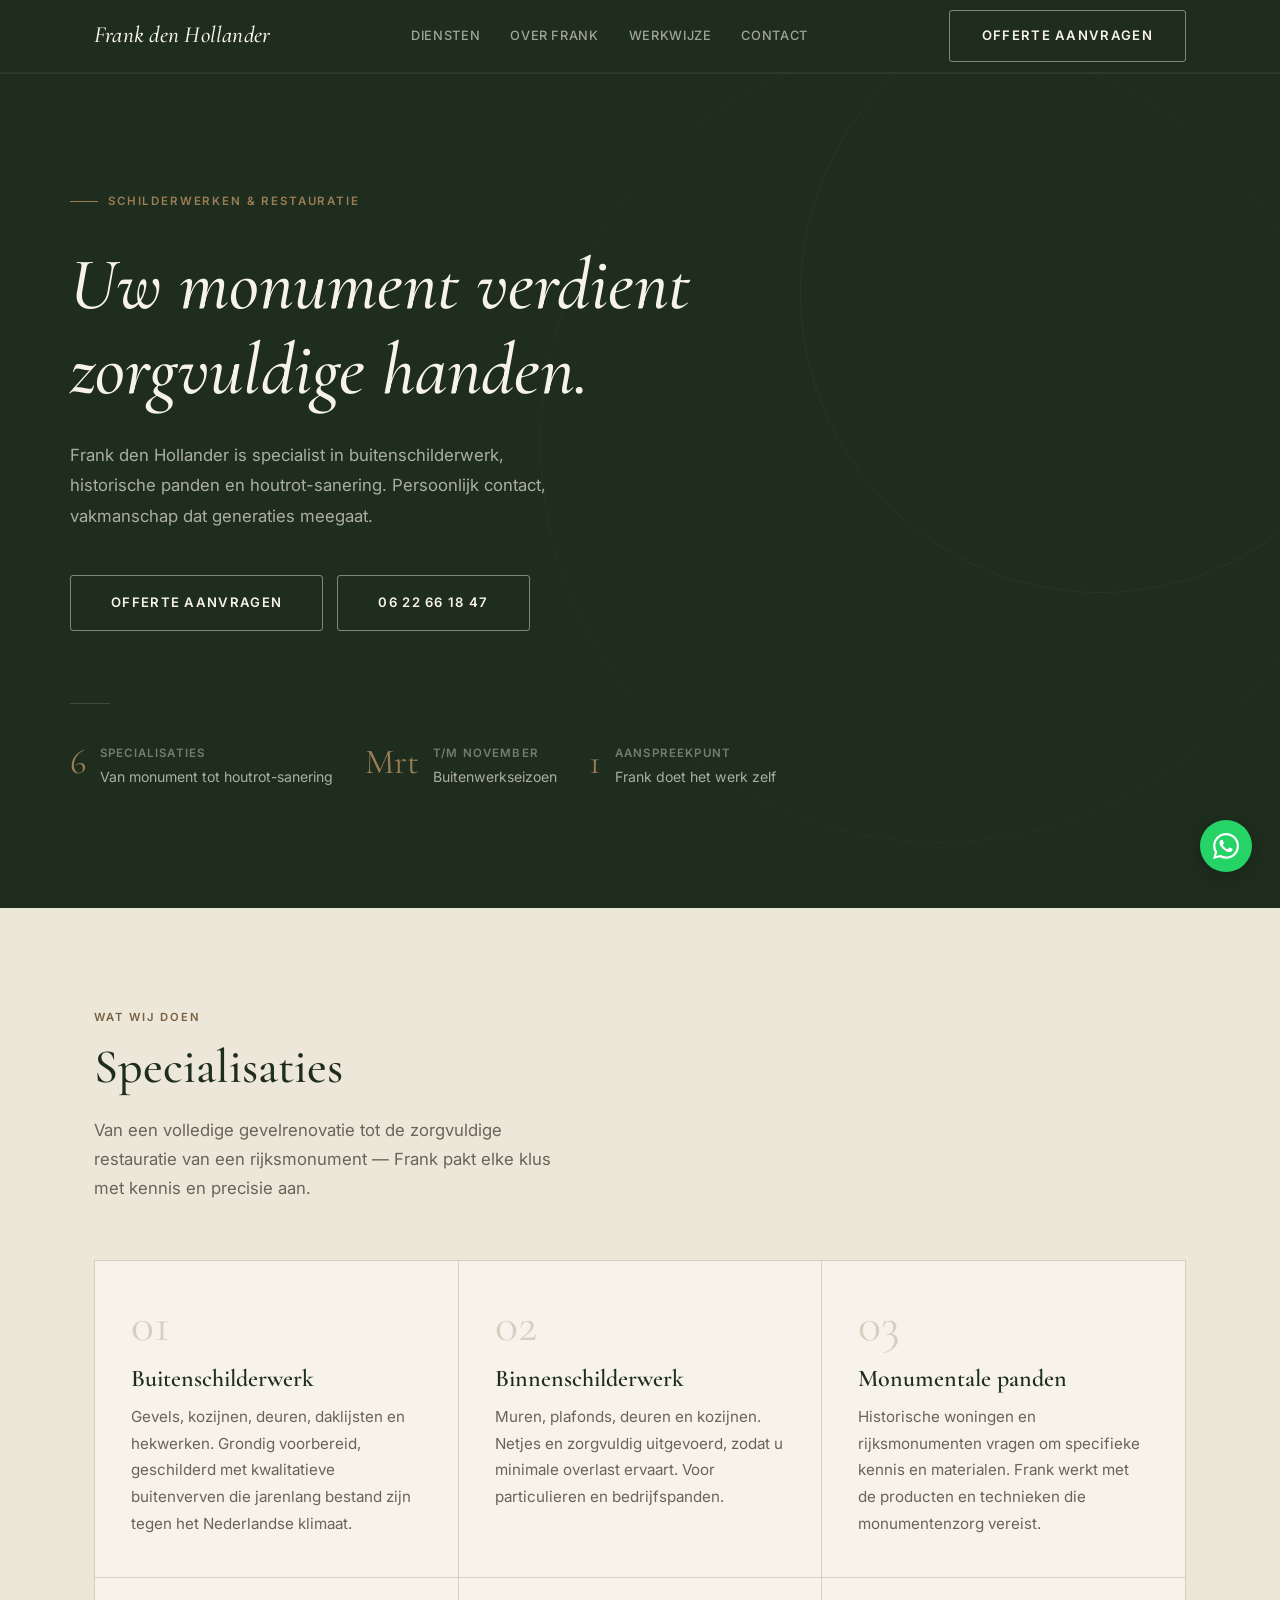
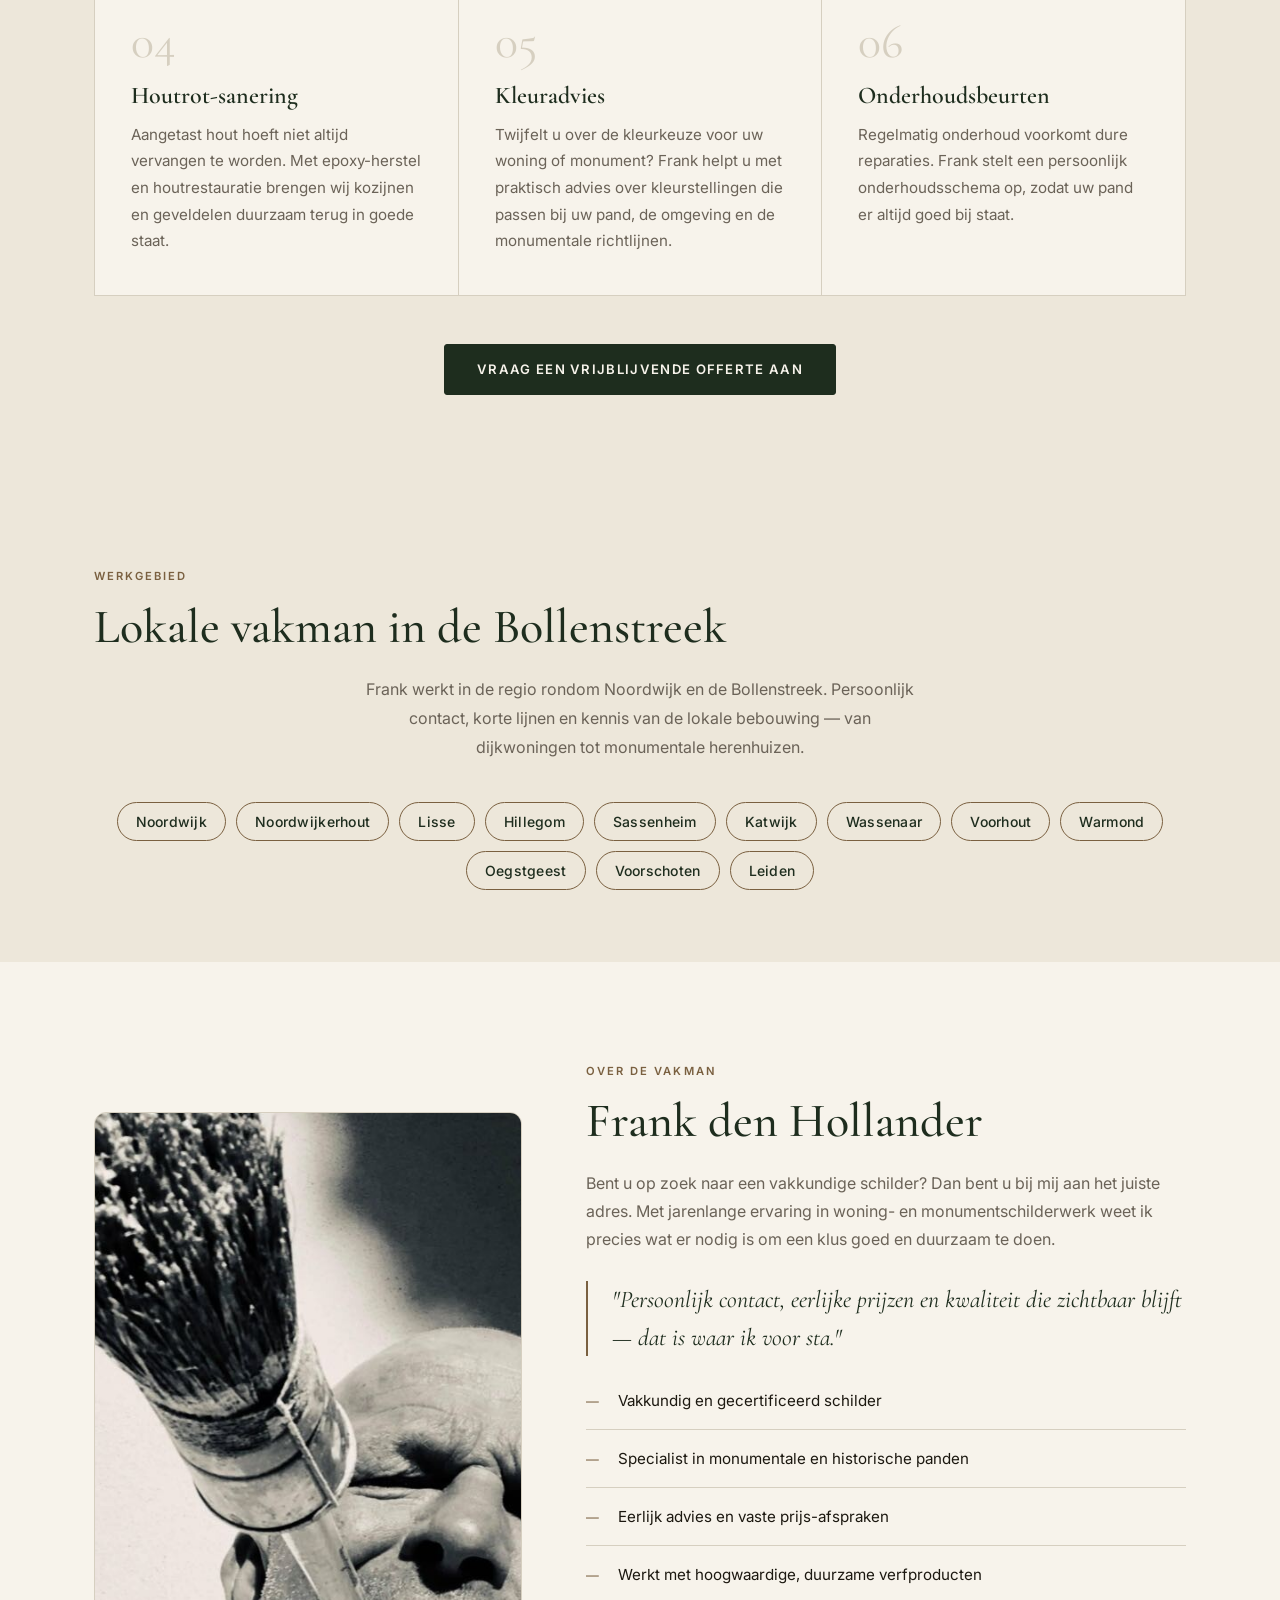
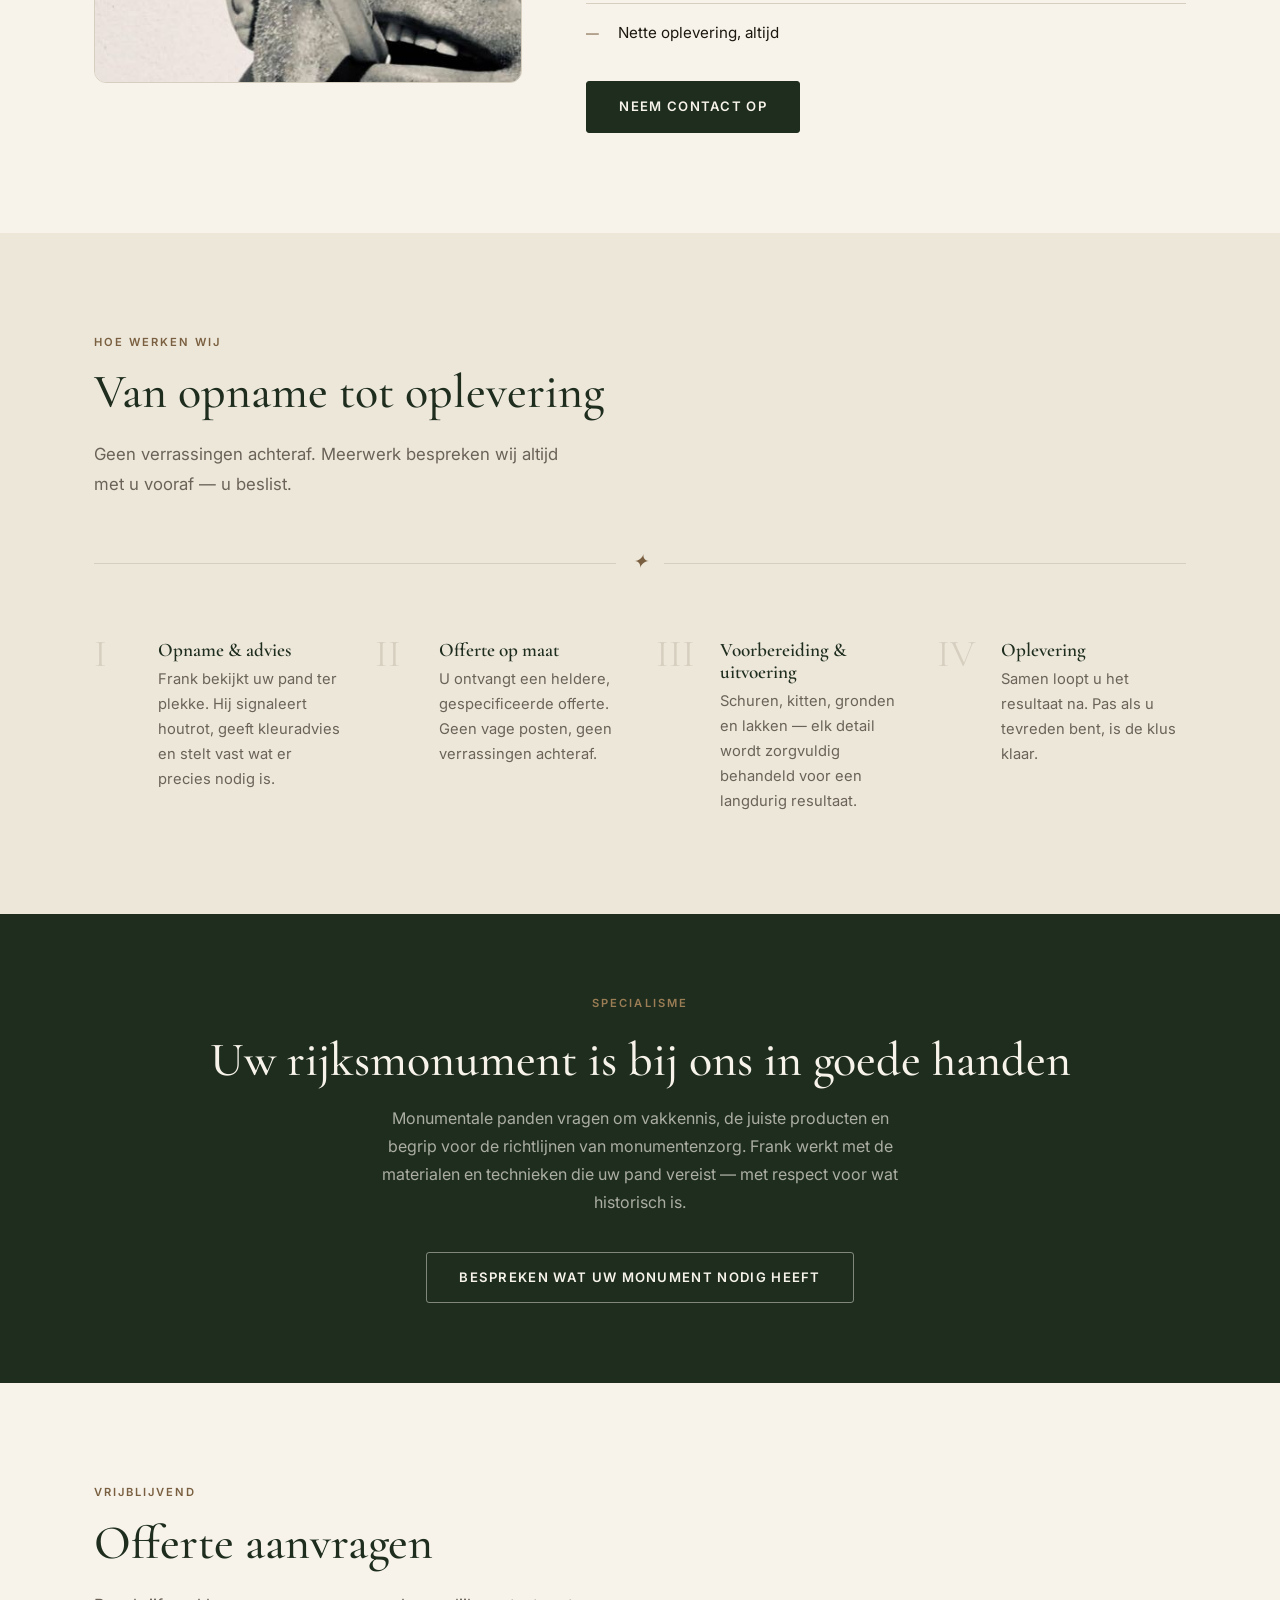
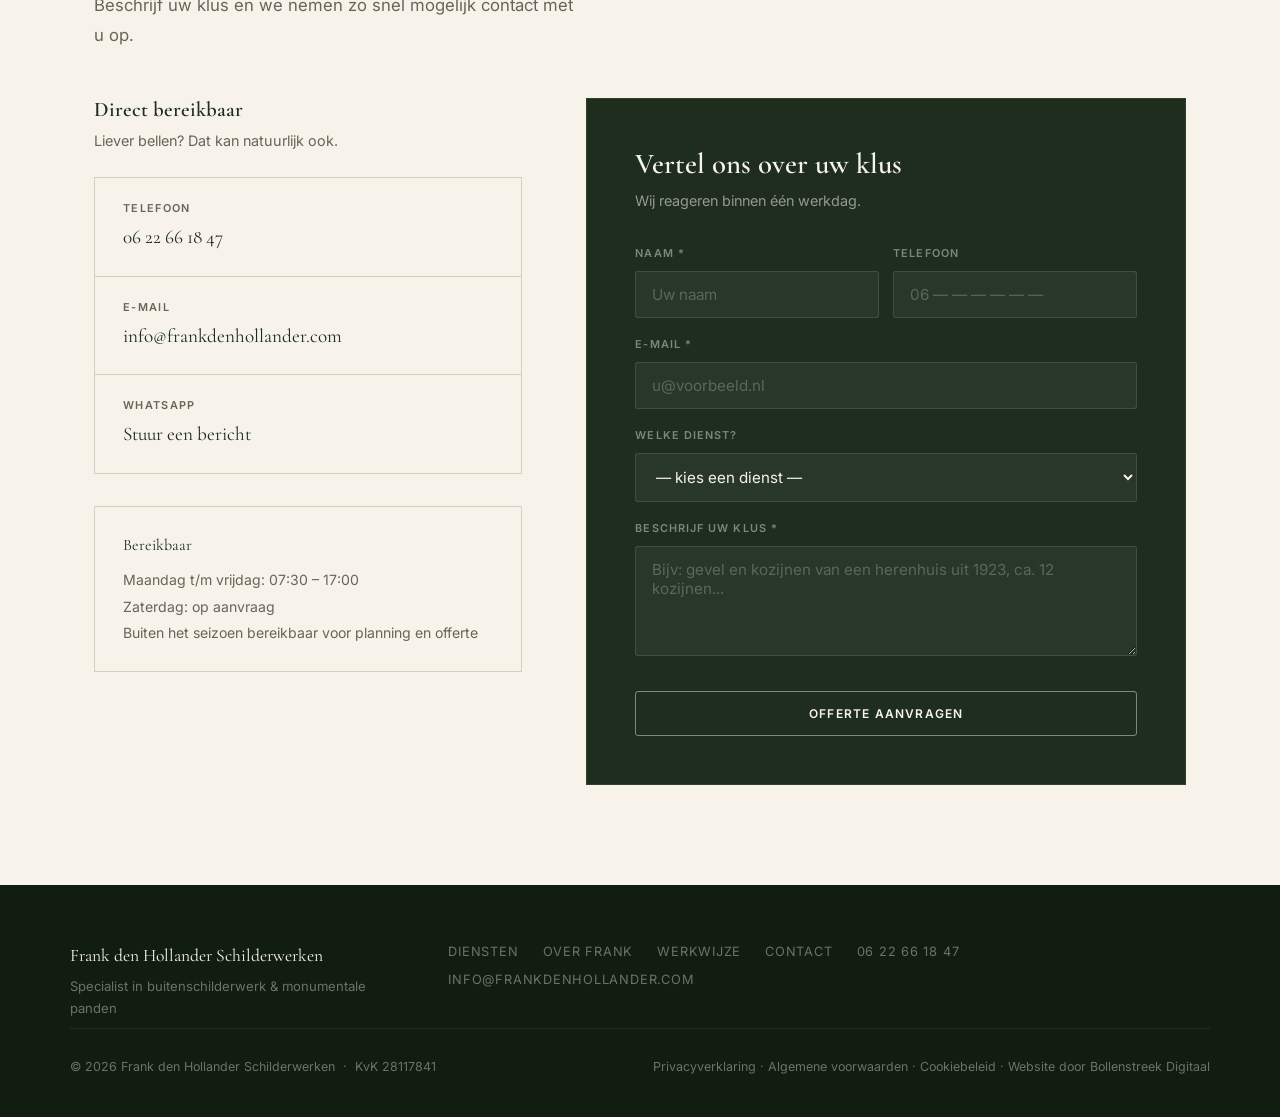
<file: index.html>
<!DOCTYPE html>
<html lang="nl">
<head>
  <meta charset="UTF-8">
  <meta name="viewport" content="width=device-width, initial-scale=1.0">
  <meta name="description" content="Frank den Hollander Schilderwerken — specialist in buitenschilderwerk, monumentale panden en houtrot-sanering. Vakmanschap dat zichtbaar blijft.">
  <title>Frank den Hollander Schilderwerken | Vakmanschap voor uw pand</title>

  <!-- Open Graph -->
  <meta property="og:title" content="Frank den Hollander Schilderwerken">
  <meta property="og:description" content="Specialist in buitenschilderwerk, monumentale panden en houtrot-sanering. Vakmanschap voor uw pand of monument.">
  <meta property="og:type" content="website">
  <meta property="og:url" content="https://www.frankdenhollander.com">

  <!-- Canonical -->
  <link rel="canonical" href="https://www.frankdenhollander.com">

  <!-- Favicon -->
  <link rel="icon" href="/favicon.png" type="image/png">
  <link rel="icon" href="/favicon.svg" type="image/svg+xml">

  <!-- Open Graph image -->
  <meta property="og:image" content="https://www.frankdenhollander.com/og-image.jpg">
  <meta property="og:image:type" content="image/jpeg">
  <meta property="og:image:width" content="1200">
  <meta property="og:image:height" content="630">

  <!-- Twitter / X card -->
  <meta name="twitter:card" content="summary_large_image">
  <meta name="twitter:title" content="Frank den Hollander Schilderwerken">
  <meta name="twitter:description" content="Specialist in buitenschilderwerk, monumentale panden en houtrot-sanering. Vakmanschap dat generaties meegaat.">
  <meta name="twitter:image" content="https://www.frankdenhollander.com/og-image.jpg">

  <!-- Schema.org LocalBusiness -->
  <script type="application/ld+json">
  {
    "@context": "https://schema.org",
    "@type": "LocalBusiness",
    "name": "Frank den Hollander Schilderwerken",
    "description": "Specialist in buitenschilderwerk, monumentale panden en houtrot-sanering.",
    "telephone": "+31622661847",
    "email": "info@frankdenhollander.com",
    "url": "https://www.frankdenhollander.com",
    "priceRange": "€€",
    "openingHours": "Mo-Fr 07:30-17:00",
    "identifier": {
      "@type": "PropertyValue",
      "name": "KvK",
      "value": "28117841"
    }
  }
  </script>

  <link rel="stylesheet" href="style.css">
    <script src="https://analytics.perceptum.nl/liveview.js?key=lv_live_Z0luIGY8vFK8oxLRJ_x6pN11YRHYp_4Z" defer></script>
</head>
<body>

<!-- ===================== NAV ===================== -->
<nav class="nav" role="navigation" aria-label="Hoofdnavigatie">
  <div class="nav__inner">
    <a href="#" class="nav__logo" aria-label="Frank den Hollander Schilderwerken – naar home">
      <span class="nav__logo-name">Frank den Hollander</span>
    </a>

    <div class="nav__links" role="menubar">
      <a href="#diensten" role="menuitem">Diensten</a>
      <a href="#over" role="menuitem">Over Frank</a>
      <a href="#werkwijze" role="menuitem">Werkwijze</a>
      <a href="#contact" role="menuitem">Contact</a>
    </div>

    <a href="#contact" class="btn btn--outline-light nav__cta">Offerte aanvragen</a>

    <button class="nav__burger" aria-label="Menu openen" aria-expanded="false" aria-controls="mobile-menu">
      <span></span>
      <span></span>
      <span></span>
    </button>
  </div>

  <div class="nav__mobile" id="mobile-menu" role="menu">
    <a href="#diensten" role="menuitem">Diensten</a>
    <a href="#over" role="menuitem">Over Frank</a>
    <a href="#werkwijze" role="menuitem">Werkwijze</a>
    <a href="#contact" role="menuitem">Contact</a>
    <a href="#contact" class="btn btn--outline-light">Offerte aanvragen</a>
  </div>
</nav>


<!-- ===================== HERO ===================== -->
<section class="hero" id="home" aria-label="Introductie">
  <div class="hero__inner">

    <span class="hero__pre">Schilderwerken &amp; Restauratie</span>

    <h1 class="hero__title">
      Uw monument verdient<br>zorgvuldige handen.
    </h1>

    <p class="hero__sub">
      Frank den Hollander is specialist in buitenschilderwerk,
      historische panden en houtrot-sanering. Persoonlijk contact,
      vakmanschap dat generaties meegaat.
    </p>

    <div class="hero__btns">
      <a href="#contact" class="btn btn--outline-light btn--lg">Offerte aanvragen</a>
      <a href="tel:+31622661847" class="btn btn--outline-light btn--lg">06 22 66 18 47</a>
    </div>

    <div class="hero__rule"></div>

    <div class="hero__credentials">
      <div class="hero__cred">
        <div class="hero__cred-num">6</div>
        <div class="hero__cred-text">
          <div class="hero__cred-label">Specialisaties</div>
          <div class="hero__cred-desc">Van monument tot houtrot-sanering</div>
        </div>
      </div>
      <div class="hero__cred">
        <div class="hero__cred-num">Mrt</div>
        <div class="hero__cred-text">
          <div class="hero__cred-label">t/m november</div>
          <div class="hero__cred-desc">Buitenwerkseizoen</div>
        </div>
      </div>
      <div class="hero__cred">
        <div class="hero__cred-num">1</div>
        <div class="hero__cred-text">
          <div class="hero__cred-label">Aanspreekpunt</div>
          <div class="hero__cred-desc">Frank doet het werk zelf</div>
        </div>
      </div>
    </div>

  </div>
</section>


<!-- ===================== DIENSTEN ===================== -->
<section class="section section--alt" id="diensten" aria-labelledby="diensten-title">
  <div class="container">
    <span class="eyebrow">Wat wij doen</span>
    <h2 class="section-title" id="diensten-title">Specialisaties</h2>
    <p class="section-sub">
      Van een volledige gevelrenovatie tot de zorgvuldige restauratie van
      een rijksmonument — Frank pakt elke klus met kennis en precisie aan.
    </p>

    <div class="diensten-grid">

      <div class="dienst-card">
        <div class="dienst-card__num">01</div>
        <h3 class="dienst-card__title">Buitenschilderwerk</h3>
        <p class="dienst-card__text">
          Gevels, kozijnen, deuren, daklijsten en hekwerken.
          Grondig voorbereid, geschilderd met kwalitatieve buitenverven
          die jarenlang bestand zijn tegen het Nederlandse klimaat.
        </p>
      </div>

      <div class="dienst-card">
        <div class="dienst-card__num">02</div>
        <h3 class="dienst-card__title">Binnenschilderwerk</h3>
        <p class="dienst-card__text">
          Muren, plafonds, deuren en kozijnen. Netjes en zorgvuldig
          uitgevoerd, zodat u minimale overlast ervaart.
          Voor particulieren en bedrijfspanden.
        </p>
      </div>

      <div class="dienst-card">
        <div class="dienst-card__num">03</div>
        <h3 class="dienst-card__title">Monumentale panden</h3>
        <p class="dienst-card__text">
          Historische woningen en rijksmonumenten vragen om specifieke
          kennis en materialen. Frank werkt met de producten en technieken
          die monumentenzorg vereist.
        </p>
      </div>

      <div class="dienst-card">
        <div class="dienst-card__num">04</div>
        <h3 class="dienst-card__title">Houtrot-sanering</h3>
        <p class="dienst-card__text">
          Aangetast hout hoeft niet altijd vervangen te worden.
          Met epoxy-herstel en houtrestauratie brengen wij kozijnen
          en geveldelen duurzaam terug in goede staat.
        </p>
      </div>

      <div class="dienst-card">
        <div class="dienst-card__num">05</div>
        <h3 class="dienst-card__title">Kleuradvies</h3>
        <p class="dienst-card__text">
          Twijfelt u over de kleurkeuze voor uw woning of monument?
          Frank helpt u met praktisch advies over kleurstellingen die
          passen bij uw pand, de omgeving en de monumentale richtlijnen.
        </p>
      </div>

      <div class="dienst-card">
        <div class="dienst-card__num">06</div>
        <h3 class="dienst-card__title">Onderhoudsbeurten</h3>
        <p class="dienst-card__text">
          Regelmatig onderhoud voorkomt dure reparaties.
          Frank stelt een persoonlijk onderhoudsschema op, zodat
          uw pand er altijd goed bij staat.
        </p>
      </div>

    </div>

    <div style="text-align:center; margin-top: 48px;">
      <a href="#contact" class="btn btn--primary">Vraag een vrijblijvende offerte aan</a>
    </div>
  </div>
</section>


<!-- ===================== WERKGEBIED ===================== -->
<section class="section section--alt werkgebied" aria-labelledby="werkgebied-title">
  <div class="container">
    <span class="eyebrow">Werkgebied</span>
    <h2 class="section-title" id="werkgebied-title">Lokale vakman in de Bollenstreek</h2>
    <p class="werkgebied__intro">
      Frank werkt in de regio rondom Noordwijk en de Bollenstreek. Persoonlijk contact,
      korte lijnen en kennis van de lokale bebouwing — van dijkwoningen tot monumentale herenhuizen.
    </p>
    <ul class="werkgebied__tags" aria-label="Werkgebied plaatsen">
      <li>Noordwijk</li>
      <li>Noordwijkerhout</li>
      <li>Lisse</li>
      <li>Hillegom</li>
      <li>Sassenheim</li>
      <li>Katwijk</li>
      <li>Wassenaar</li>
      <li>Voorhout</li>
      <li>Warmond</li>
      <li>Oegstgeest</li>
      <li>Voorschoten</li>
      <li>Leiden</li>
    </ul>
  </div>
</section>


<!-- ===================== OVER FRANK ===================== -->
<section class="section" id="over" aria-labelledby="over-title">
  <div class="container">
    <div class="over__inner">

      <div class="over__image">
        <img src="frank-portrait.jpg" alt="Frank den Hollander — Meesterschilder" width="580" height="640" loading="lazy">
      </div>

      <div class="over__content">
        <span class="eyebrow">Over de vakman</span>
        <h2 class="section-title" id="over-title">Frank den Hollander</h2>

        <p style="color: var(--warm-gray); margin-bottom: 16px;">
          Bent u op zoek naar een vakkundige schilder? Dan bent u bij mij aan het
          juiste adres. Met jarenlange ervaring in woning- en monumentschilderwerk
          weet ik precies wat er nodig is om een klus goed en duurzaam te doen.
        </p>

        <blockquote class="over__quote">
          "Persoonlijk contact, eerlijke prijzen en kwaliteit die zichtbaar blijft
          — dat is waar ik voor sta."
        </blockquote>

        <ul class="over__list">
          <li class="over__list-item">
            <span class="over__list-icon">—</span>
            <span class="over__list-text">Vakkundig en gecertificeerd schilder</span>
          </li>
          <li class="over__list-item">
            <span class="over__list-icon">—</span>
            <span class="over__list-text">Specialist in monumentale en historische panden</span>
          </li>
          <li class="over__list-item">
            <span class="over__list-icon">—</span>
            <span class="over__list-text">Eerlijk advies en vaste prijs-afspraken</span>
          </li>
          <li class="over__list-item">
            <span class="over__list-icon">—</span>
            <span class="over__list-text">Werkt met hoogwaardige, duurzame verfproducten</span>
          </li>
          <li class="over__list-item">
            <span class="over__list-icon">—</span>
            <span class="over__list-text">Nette oplevering, altijd</span>
          </li>
        </ul>

        <a href="#contact" class="btn btn--primary">Neem contact op</a>
      </div>

    </div>
  </div>
</section>


<!-- ===================== WERKWIJZE ===================== -->
<section class="section section--alt" id="werkwijze" aria-labelledby="werkwijze-title">
  <div class="container">
    <span class="eyebrow">Hoe werken wij</span>
    <h2 class="section-title" id="werkwijze-title">Van opname tot oplevering</h2>
    <p class="section-sub">
      Geen verrassingen achteraf. Meerwerk bespreken wij altijd
      met u vooraf — u beslist.
    </p>

    <div class="ornament"><span>✦</span></div>

    <div class="werkwijze-steps">

      <div class="stap">
        <div class="stap__num">I</div>
        <div class="stap__content">
          <h3 class="stap__title">Opname &amp; advies</h3>
          <p class="stap__text">
            Frank bekijkt uw pand ter plekke. Hij signaleert houtrot,
            geeft kleuradvies en stelt vast wat er precies nodig is.
          </p>
        </div>
      </div>

      <div class="stap">
        <div class="stap__num">II</div>
        <div class="stap__content">
          <h3 class="stap__title">Offerte op maat</h3>
          <p class="stap__text">
            U ontvangt een heldere, gespecificeerde offerte.
            Geen vage posten, geen verrassingen achteraf.
          </p>
        </div>
      </div>

      <div class="stap">
        <div class="stap__num">III</div>
        <div class="stap__content">
          <h3 class="stap__title">Voorbereiding &amp; uitvoering</h3>
          <p class="stap__text">
            Schuren, kitten, gronden en lakken — elk detail wordt
            zorgvuldig behandeld voor een langdurig resultaat.
          </p>
        </div>
      </div>

      <div class="stap">
        <div class="stap__num">IV</div>
        <div class="stap__content">
          <h3 class="stap__title">Oplevering</h3>
          <p class="stap__text">
            Samen loopt u het resultaat na. Pas als u tevreden bent,
            is de klus klaar.
          </p>
        </div>
      </div>

    </div>
  </div>
</section>


<!-- ===================== MONUMENT BANNER ===================== -->
<div class="monument-banner">
  <span class="eyebrow" style="color: var(--bronze-light); display:block; margin-bottom:20px;">Specialisme</span>
  <h2>Uw rijksmonument is bij ons in goede handen</h2>
  <p>
    Monumentale panden vragen om vakkennis, de juiste producten en
    begrip voor de richtlijnen van monumentenzorg.
    Frank werkt met de materialen en technieken die uw pand vereist —
    met respect voor wat historisch is.
  </p>
  <a href="#contact" class="btn btn--outline-light">Bespreken wat uw monument nodig heeft</a>
</div>


<!-- ===================== CONTACT ===================== -->
<section class="section" id="contact" aria-labelledby="contact-title">
  <div class="container">
    <span class="eyebrow">Vrijblijvend</span>
    <h2 class="section-title" id="contact-title">Offerte aanvragen</h2>
    <p class="section-sub">
      Beschrijf uw klus en we nemen zo snel mogelijk contact met u op.
    </p>

    <div class="contact__inner">

      <div>
        <h3 style="font-family: var(--serif); font-size: 1.3rem; color: var(--forest); margin-bottom: 6px;">Direct bereikbaar</h3>
        <p style="color: var(--warm-gray); font-size: 0.9rem; margin-bottom: 24px;">Liever bellen? Dat kan natuurlijk ook.</p>

        <div class="contact__methods">
          <a href="tel:+31622661847" class="contact__method">
            <div>
              <div class="contact__method-label">Telefoon</div>
              <div class="contact__method-value">06 22 66 18 47</div>
            </div>
          </a>
          <a href="mailto:info@frankdenhollander.com" class="contact__method">
            <div>
              <div class="contact__method-label">E-mail</div>
              <div class="contact__method-value">info@frankdenhollander.com</div>
            </div>
          </a>
          <a href="https://wa.me/31622661847" target="_blank" rel="noopener" class="contact__method">
            <div>
              <div class="contact__method-label">WhatsApp</div>
              <div class="contact__method-value">Stuur een bericht</div>
            </div>
          </a>
        </div>

        <div style="margin-top: 32px; padding: 24px 28px; border: 1px solid var(--stone);">
          <p style="font-family: var(--serif); font-size: 1rem; color: var(--forest); margin-bottom: 8px;">Bereikbaar</p>
          <p style="font-size: 0.88rem; color: var(--warm-gray); line-height: 1.9;">
            Maandag t/m vrijdag: 07:30 – 17:00<br>
            Zaterdag: op aanvraag<br>
            Buiten het seizoen bereikbaar voor planning en offerte
          </p>
        </div>
      </div>

      <div class="contact__form">
        <h3>Vertel ons over uw klus</h3>
        <p>Wij reageren binnen één werkdag.</p>

        <form
          name="offerte"
          onsubmit="handleFormSubmit(event)"
          novalidate
        >
          <div class="form-row">
            <div class="form-group">
              <label for="naam">Naam *</label>
              <input type="text" id="naam" name="naam" placeholder="Uw naam" required>
            </div>
            <div class="form-group">
              <label for="telefoon">Telefoon</label>
              <input type="tel" id="telefoon" name="telefoon" placeholder="06 — — — — — —">
            </div>
          </div>

          <div class="form-group">
            <label for="email">E-mail *</label>
            <input type="email" id="email" name="email" placeholder="u@voorbeeld.nl" required>
          </div>

          <div class="form-group">
            <label for="dienst">Welke dienst?</label>
            <select id="dienst" name="dienst">
              <option value="">— kies een dienst —</option>
              <option value="buitenschilderwerk">Buitenschilderwerk</option>
              <option value="binnenschilderwerk">Binnenschilderwerk</option>
              <option value="monumentale-panden">Monumentale panden</option>
              <option value="houtrot-sanering">Houtrot-sanering</option>
              <option value="kleuradvies">Kleuradvies</option>
              <option value="onderhoud">Onderhoudsbeurten</option>
              <option value="anders">Anders / niet zeker</option>
            </select>
          </div>

          <div class="form-group">
            <label for="bericht">Beschrijf uw klus *</label>
            <textarea id="bericht" name="bericht" placeholder="Bijv: gevel en kozijnen van een herenhuis uit 1923, ca. 12 kozijnen..." required></textarea>
          </div>

          <button type="submit" class="btn btn--outline-light form-submit">
            Offerte aanvragen
          </button>
        </form>
      </div>

    </div>
  </div>
</section>


<!-- ===================== FOOTER ===================== -->
<footer class="footer" role="contentinfo">
  <div class="footer__inner">
    <div>
      <div class="footer__brand-name">Frank den Hollander Schilderwerken</div>
      <div class="footer__brand-line">Specialist in buitenschilderwerk &amp; monumentale panden</div>
    </div>

    <nav class="footer__links" aria-label="Footer navigatie">
      <a href="#diensten">Diensten</a>
      <a href="#over">Over Frank</a>
      <a href="#werkwijze">Werkwijze</a>
      <a href="#contact">Contact</a>
      <a href="tel:+31622661847">06 22 66 18 47</a>
      <a href="mailto:info@frankdenhollander.com">info@frankdenhollander.com</a>
    </nav>
  </div>

  <div class="footer__inner" style="padding-top: 0;">
    <div class="footer__bottom" style="width:100%">
      <span>&copy; <span id="year"></span> Frank den Hollander Schilderwerken &nbsp;·&nbsp; KvK 28117841</span>
      <span>
        <a href="/privacyverklaring">Privacyverklaring</a> ·
        <a href="/algemene-voorwaarden">Algemene voorwaarden</a> ·
        <a href="/cookiebeleid">Cookiebeleid</a> ·
        Website door <a href="https://bollenstreekdigitaal.nl" target="_blank" rel="noopener">Bollenstreek Digitaal</a>
      </span>
    </div>
  </div>
</footer>


<!-- ===================== WHATSAPP FLOAT ===================== -->
<a href="https://wa.me/31622661847" class="wa-float" target="_blank" rel="noopener" aria-label="WhatsApp Frank den Hollander">
  <svg viewBox="0 0 24 24" xmlns="http://www.w3.org/2000/svg">
    <path d="M17.472 14.382c-.297-.149-1.758-.867-2.03-.967-.273-.099-.471-.148-.67.15-.197.297-.767.966-.94 1.164-.173.199-.347.223-.644.075-.297-.15-1.255-.463-2.39-1.475-.883-.788-1.48-1.761-1.653-2.059-.173-.297-.018-.458.13-.606.134-.133.298-.347.446-.52.149-.174.198-.298.298-.497.099-.198.05-.371-.025-.52-.075-.149-.669-1.612-.916-2.207-.242-.579-.487-.5-.669-.51-.173-.008-.371-.01-.57-.01-.198 0-.52.074-.792.372-.272.297-1.04 1.016-1.04 2.479 0 1.462 1.065 2.875 1.213 3.074.149.198 2.096 3.2 5.077 4.487.709.306 1.262.489 1.694.625.712.227 1.36.195 1.871.118.571-.085 1.758-.719 2.006-1.413.248-.694.248-1.289.173-1.413-.074-.124-.272-.198-.57-.347m-5.421 7.403h-.004a9.87 9.87 0 01-5.031-1.378l-.361-.214-3.741.982.998-3.648-.235-.374a9.86 9.86 0 01-1.51-5.26c.001-5.45 4.436-9.884 9.888-9.884 2.64 0 5.122 1.03 6.988 2.898a9.825 9.825 0 012.893 6.994c-.003 5.45-4.437 9.884-9.885 9.884m8.413-18.297A11.815 11.815 0 0012.05 0C5.495 0 .16 5.335.157 11.892c0 2.096.547 4.142 1.588 5.945L.057 24l6.305-1.654a11.882 11.882 0 005.683 1.448h.005c6.554 0 11.89-5.335 11.893-11.893a11.821 11.821 0 00-3.48-8.413z"/>
  </svg>
</a>

<script src="script.js"></script>
</body>
</html>
</file>
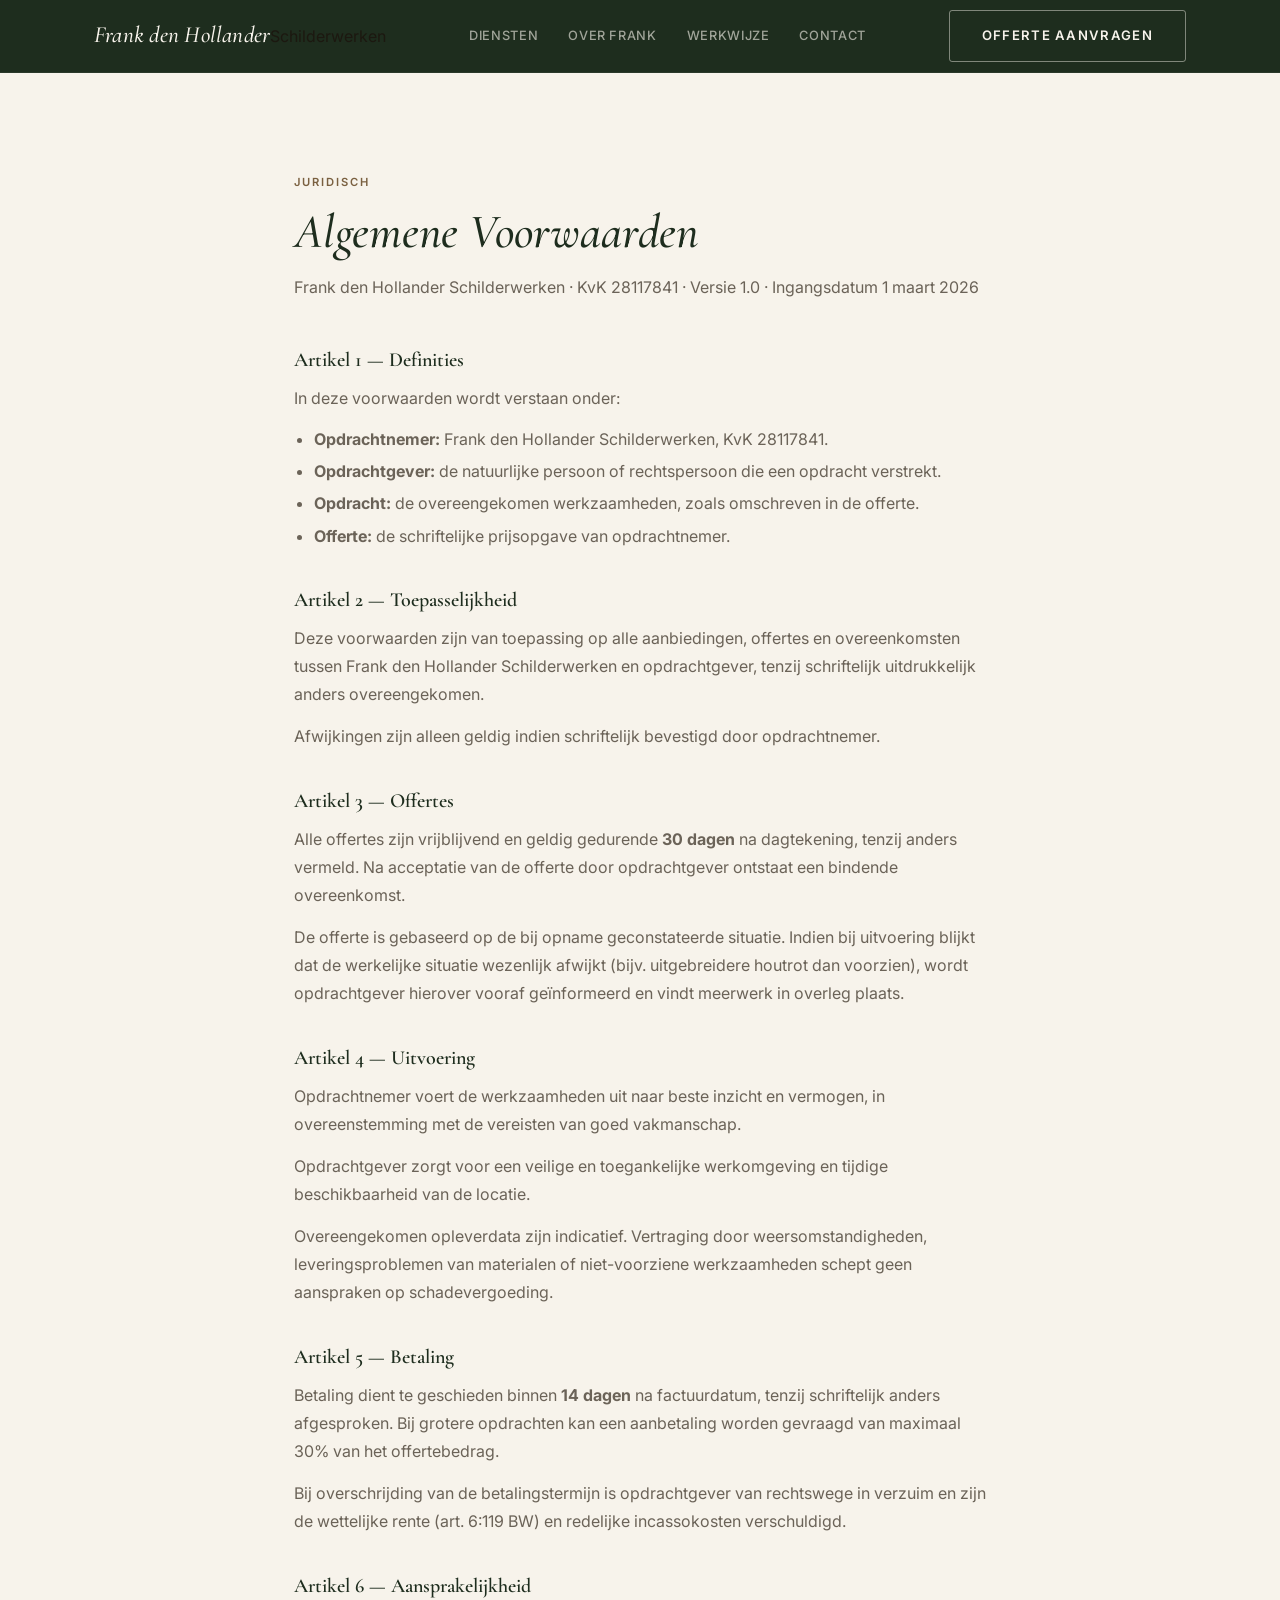
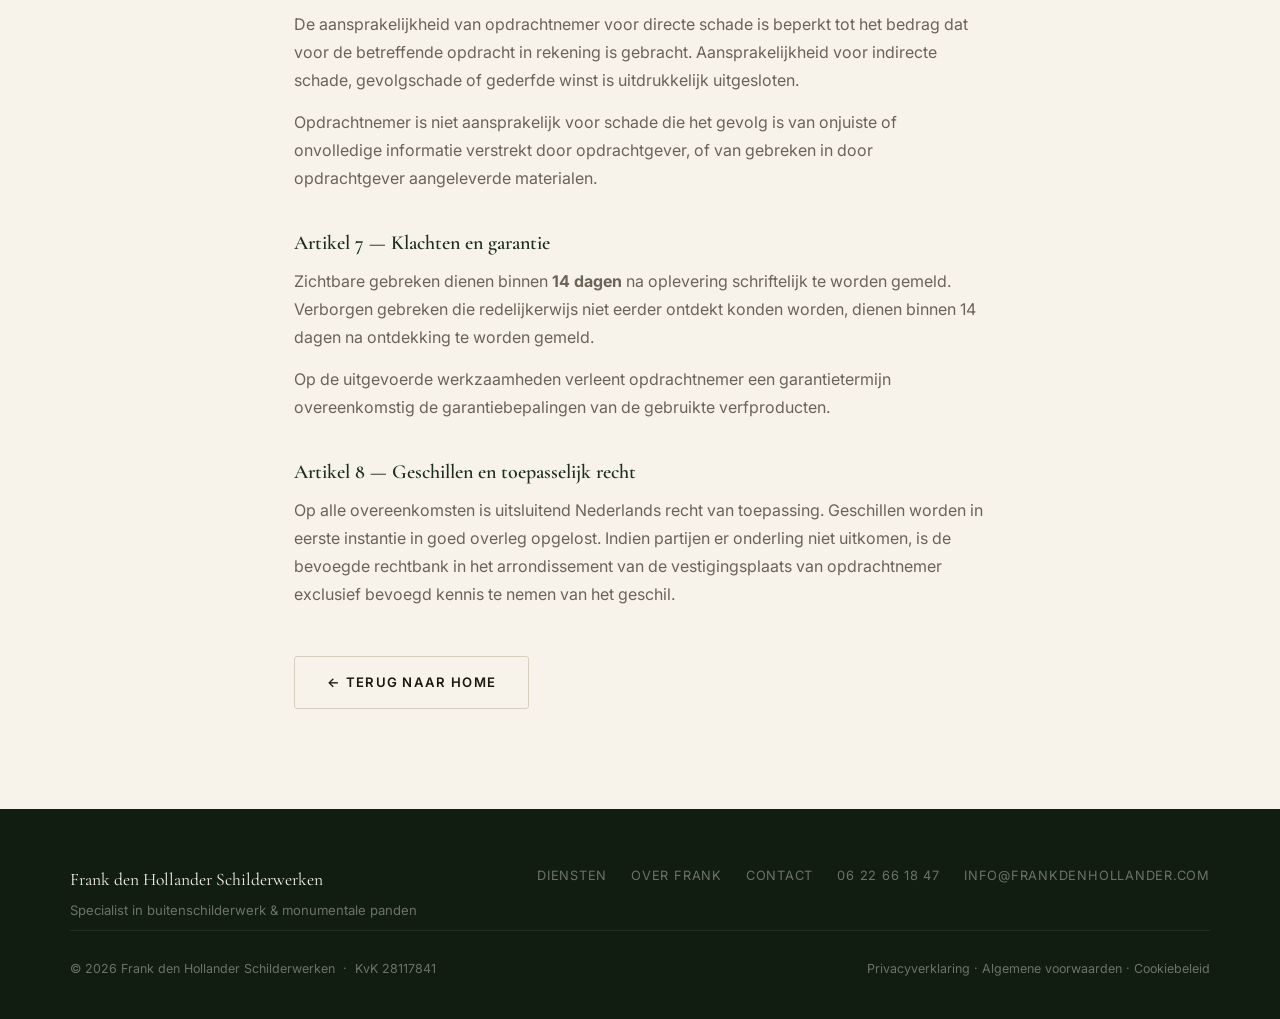
<file: algemene-voorwaarden.html>
<!DOCTYPE html>
<html lang="nl">
<head>
  <meta charset="UTF-8">
  <meta name="viewport" content="width=device-width, initial-scale=1.0">
  <meta name="description" content="Algemene voorwaarden Frank den Hollander Schilderwerken — offerte, uitvoering, betaling en aansprakelijkheid.">
  <title>Algemene Voorwaarden | Frank den Hollander Schilderwerken</title>
  <link rel="canonical" href="https://www.frankdenhollander.com/algemene-voorwaarden">
  <link rel="icon" href="/favicon.png" type="image/png">
  <link rel="icon" href="/favicon.svg" type="image/svg+xml">
  <meta name="robots" content="noindex, follow">
  <link rel="stylesheet" href="style.css">
    <script src="https://analytics.perceptum.nl/liveview.js?key=lv_live_Z0luIGY8vFK8oxLRJ_x6pN11YRHYp_4Z" defer></script>
</head>
<body>

<nav class="nav" role="navigation" aria-label="Hoofdnavigatie">
  <div class="nav__inner">
    <a href="/" class="nav__logo" aria-label="Frank den Hollander Schilderwerken – naar home">
      <span class="nav__logo-name">Frank den Hollander</span>
      <span class="nav__logo-sub">Schilderwerken</span>
    </a>
    <div class="nav__links" role="menubar">
      <a href="/#diensten" role="menuitem">Diensten</a>
      <a href="/#over" role="menuitem">Over Frank</a>
      <a href="/#werkwijze" role="menuitem">Werkwijze</a>
      <a href="/#contact" role="menuitem">Contact</a>
    </div>
    <a href="/#contact" class="btn btn--outline-light nav__cta">Offerte aanvragen</a>
    <button class="nav__burger" aria-label="Menu openen" aria-expanded="false" aria-controls="mobile-menu">
      <span></span><span></span><span></span>
    </button>
  </div>
  <div class="nav__mobile" id="mobile-menu" role="menu">
    <a href="/#diensten" role="menuitem">Diensten</a>
    <a href="/#over" role="menuitem">Over Frank</a>
    <a href="/#werkwijze" role="menuitem">Werkwijze</a>
    <a href="/#contact" role="menuitem">Contact</a>
    <a href="/#contact" class="btn btn--outline-light">Offerte aanvragen</a>
  </div>
</nav>

<section class="section">
  <div class="container" style="max-width: 740px;">
    <span class="eyebrow">Juridisch</span>
    <h1 style="font-family: var(--serif); font-size: clamp(2rem, 4vw, 3rem); color: var(--forest); margin-bottom: 12px;">Algemene Voorwaarden</h1>
    <p style="color: var(--warm-gray); margin-bottom: 48px;">
      Frank den Hollander Schilderwerken · KvK 28117841 · Versie 1.0 · Ingangsdatum 1 maart 2026
    </p>

    <div class="legal-content">

      <h2>Artikel 1 — Definities</h2>
      <p>In deze voorwaarden wordt verstaan onder:</p>
      <ul>
        <li><strong>Opdrachtnemer:</strong> Frank den Hollander Schilderwerken, KvK 28117841.</li>
        <li><strong>Opdrachtgever:</strong> de natuurlijke persoon of rechtspersoon die een opdracht verstrekt.</li>
        <li><strong>Opdracht:</strong> de overeengekomen werkzaamheden, zoals omschreven in de offerte.</li>
        <li><strong>Offerte:</strong> de schriftelijke prijsopgave van opdrachtnemer.</li>
      </ul>

      <h2>Artikel 2 — Toepasselijkheid</h2>
      <p>
        Deze voorwaarden zijn van toepassing op alle aanbiedingen, offertes en
        overeenkomsten tussen Frank den Hollander Schilderwerken en opdrachtgever,
        tenzij schriftelijk uitdrukkelijk anders overeengekomen.
      </p>
      <p>
        Afwijkingen zijn alleen geldig indien schriftelijk bevestigd door opdrachtnemer.
      </p>

      <h2>Artikel 3 — Offertes</h2>
      <p>
        Alle offertes zijn vrijblijvend en geldig gedurende <strong>30 dagen</strong>
        na dagtekening, tenzij anders vermeld. Na acceptatie van de offerte door
        opdrachtgever ontstaat een bindende overeenkomst.
      </p>
      <p>
        De offerte is gebaseerd op de bij opname geconstateerde situatie. Indien
        bij uitvoering blijkt dat de werkelijke situatie wezenlijk afwijkt (bijv.
        uitgebreidere houtrot dan voorzien), wordt opdrachtgever hierover vooraf
        geïnformeerd en vindt meerwerk in overleg plaats.
      </p>

      <h2>Artikel 4 — Uitvoering</h2>
      <p>
        Opdrachtnemer voert de werkzaamheden uit naar beste inzicht en vermogen,
        in overeenstemming met de vereisten van goed vakmanschap.
      </p>
      <p>
        Opdrachtgever zorgt voor een veilige en toegankelijke werkomgeving en
        tijdige beschikbaarheid van de locatie.
      </p>
      <p>
        Overeengekomen opleverdata zijn indicatief. Vertraging door weersomstandigheden,
        leveringsproblemen van materialen of niet-voorziene werkzaamheden schept geen
        aanspraken op schadevergoeding.
      </p>

      <h2>Artikel 5 — Betaling</h2>
      <p>
        Betaling dient te geschieden binnen <strong>14 dagen</strong> na factuurdatum,
        tenzij schriftelijk anders afgesproken. Bij grotere opdrachten kan een
        aanbetaling worden gevraagd van maximaal 30% van het offertebedrag.
      </p>
      <p>
        Bij overschrijding van de betalingstermijn is opdrachtgever van rechtswege
        in verzuim en zijn de wettelijke rente (art. 6:119 BW) en redelijke
        incassokosten verschuldigd.
      </p>

      <h2>Artikel 6 — Aansprakelijkheid</h2>
      <p>
        De aansprakelijkheid van opdrachtnemer voor directe schade is beperkt tot
        het bedrag dat voor de betreffende opdracht in rekening is gebracht.
        Aansprakelijkheid voor indirecte schade, gevolgschade of gederfde winst
        is uitdrukkelijk uitgesloten.
      </p>
      <p>
        Opdrachtnemer is niet aansprakelijk voor schade die het gevolg is van
        onjuiste of onvolledige informatie verstrekt door opdrachtgever, of van
        gebreken in door opdrachtgever aangeleverde materialen.
      </p>

      <h2>Artikel 7 — Klachten en garantie</h2>
      <p>
        Zichtbare gebreken dienen binnen <strong>14 dagen</strong> na oplevering
        schriftelijk te worden gemeld. Verborgen gebreken die redelijkerwijs niet
        eerder ontdekt konden worden, dienen binnen 14 dagen na ontdekking te
        worden gemeld.
      </p>
      <p>
        Op de uitgevoerde werkzaamheden verleent opdrachtnemer een garantietermijn
        overeenkomstig de garantiebepalingen van de gebruikte verfproducten.
      </p>

      <h2>Artikel 8 — Geschillen en toepasselijk recht</h2>
      <p>
        Op alle overeenkomsten is uitsluitend Nederlands recht van toepassing.
        Geschillen worden in eerste instantie in goed overleg opgelost.
        Indien partijen er onderling niet uitkomen, is de bevoegde rechtbank
        in het arrondissement van de vestigingsplaats van opdrachtnemer exclusief
        bevoegd kennis te nemen van het geschil.
      </p>

    </div>

    <p style="margin-top: 48px;">
      <a href="/" class="btn btn--outline">&larr; Terug naar home</a>
    </p>
  </div>
</section>

<footer class="footer" role="contentinfo">
  <div class="footer__inner">
    <div>
      <div class="footer__brand-name">Frank den Hollander Schilderwerken</div>
      <div class="footer__brand-line">Specialist in buitenschilderwerk &amp; monumentale panden</div>
    </div>
    <nav class="footer__links" aria-label="Footer navigatie">
      <a href="/#diensten">Diensten</a>
      <a href="/#over">Over Frank</a>
      <a href="/#contact">Contact</a>
      <a href="tel:+31622661847">06 22 66 18 47</a>
      <a href="mailto:info@frankdenhollander.com">info@frankdenhollander.com</a>
    </nav>
  </div>
  <div class="footer__inner" style="padding-top: 0;">
    <div class="footer__bottom" style="width:100%">
      <span>&copy; <span id="year"></span> Frank den Hollander Schilderwerken &nbsp;·&nbsp; KvK 28117841</span>
      <span>
        <a href="/privacyverklaring">Privacyverklaring</a> ·
        <a href="/algemene-voorwaarden">Algemene voorwaarden</a> ·
        <a href="/cookiebeleid">Cookiebeleid</a>
      </span>
    </div>
  </div>
</footer>

<script src="script.js"></script>
</body>
</html>
</file>
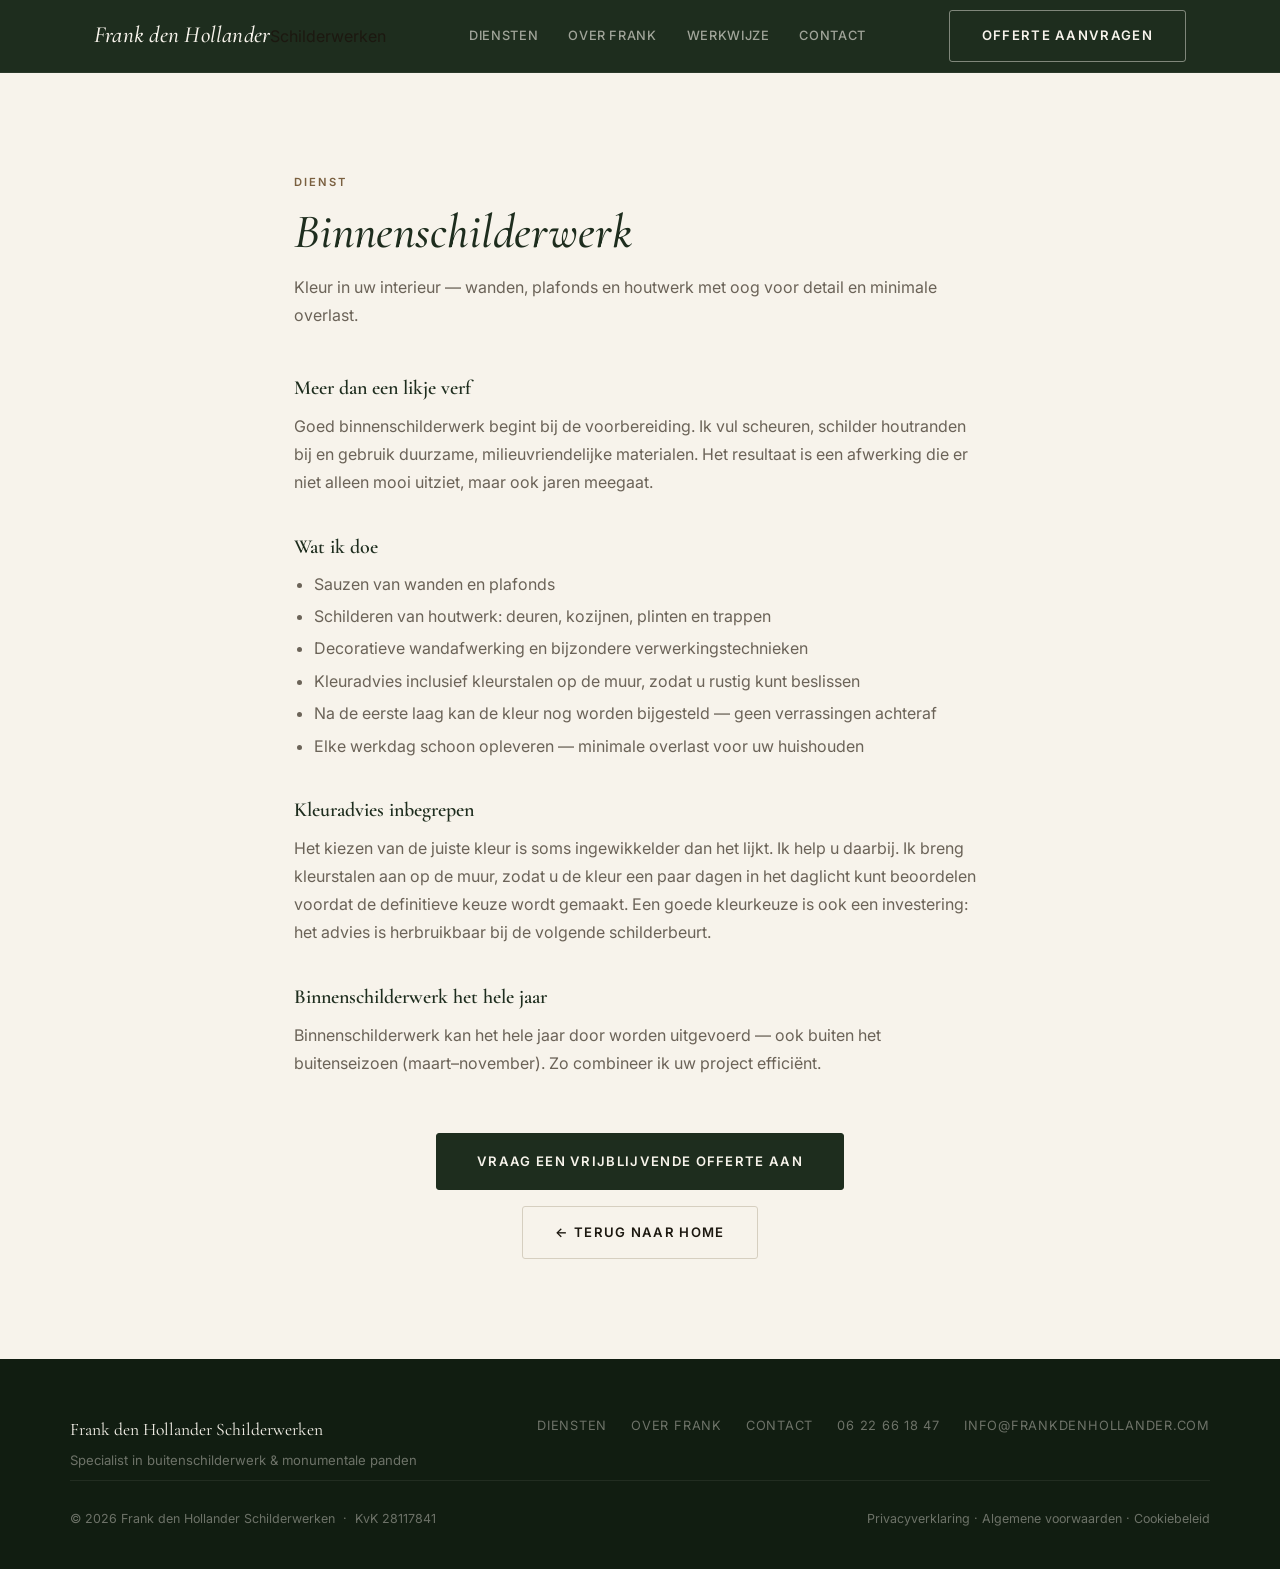
<file: binnenschilderwerk.html>
<!DOCTYPE html>
<html lang="nl">
<head>
  <meta charset="UTF-8">
  <meta name="viewport" content="width=device-width, initial-scale=1.0">
  <meta name="description" content="Binnenschilderwerk door Frank den Hollander Schilderwerken — wanden, plafonds en houtwerk met kleuradvies en milieuvriendelijke materialen.">
  <title>Binnenschilderwerk | Frank den Hollander Schilderwerken</title>
  <link rel="canonical" href="https://www.frankdenhollander.com/binnenschilderwerk">
  <link rel="icon" href="/favicon.png" type="image/png">
  <link rel="icon" href="/favicon.svg" type="image/svg+xml">
  <meta name="robots" content="index, follow">
  <link rel="stylesheet" href="style.css">
    <script src="https://analytics.perceptum.nl/liveview.js?key=lv_live_Z0luIGY8vFK8oxLRJ_x6pN11YRHYp_4Z" defer></script>
</head>
<body>

<nav class="nav" role="navigation" aria-label="Hoofdnavigatie">
  <div class="nav__inner">
    <a href="/" class="nav__logo" aria-label="Frank den Hollander Schilderwerken – naar home">
      <span class="nav__logo-name">Frank den Hollander</span>
      <span class="nav__logo-sub">Schilderwerken</span>
    </a>
    <div class="nav__links" role="menubar">
      <a href="/#diensten" role="menuitem">Diensten</a>
      <a href="/#over" role="menuitem">Over Frank</a>
      <a href="/#werkwijze" role="menuitem">Werkwijze</a>
      <a href="/#contact" role="menuitem">Contact</a>
    </div>
    <a href="/#contact" class="btn btn--outline-light nav__cta">Offerte aanvragen</a>
    <button class="nav__burger" aria-label="Menu openen" aria-expanded="false" aria-controls="mobile-menu">
      <span></span><span></span><span></span>
    </button>
  </div>
  <div class="nav__mobile" id="mobile-menu" role="menu">
    <a href="/#diensten" role="menuitem">Diensten</a>
    <a href="/#over" role="menuitem">Over Frank</a>
    <a href="/#werkwijze" role="menuitem">Werkwijze</a>
    <a href="/#contact" role="menuitem">Contact</a>
    <a href="/#contact" class="btn btn--outline-light">Offerte aanvragen</a>
  </div>
</nav>

<section class="section">
  <div class="container" style="max-width: 740px;">
    <span class="eyebrow">Dienst</span>
    <h1 style="font-family: var(--serif); font-size: clamp(2rem, 4vw, 3rem); color: var(--forest); margin-bottom: 12px;">Binnenschilderwerk</h1>
    <p style="color: var(--warm-gray); margin-bottom: 48px;">
      Kleur in uw interieur — wanden, plafonds en houtwerk met oog voor detail en minimale overlast.
    </p>

    <div class="legal-content">

      <h2>Meer dan een likje verf</h2>
      <p>
        Goed binnenschilderwerk begint bij de voorbereiding. Ik vul scheuren, schilder
        houtranden bij en gebruik duurzame, milieuvriendelijke materialen. Het resultaat
        is een afwerking die er niet alleen mooi uitziet, maar ook jaren meegaat.
      </p>

      <h2>Wat ik doe</h2>
      <ul>
        <li>Sauzen van wanden en plafonds</li>
        <li>Schilderen van houtwerk: deuren, kozijnen, plinten en trappen</li>
        <li>Decoratieve wandafwerking en bijzondere verwerkingstechnieken</li>
        <li>Kleuradvies inclusief kleurstalen op de muur, zodat u rustig kunt beslissen</li>
        <li>Na de eerste laag kan de kleur nog worden bijgesteld — geen verrassingen achteraf</li>
        <li>Elke werkdag schoon opleveren — minimale overlast voor uw huishouden</li>
      </ul>

      <h2>Kleuradvies inbegrepen</h2>
      <p>
        Het kiezen van de juiste kleur is soms ingewikkelder dan het lijkt. Ik help u daarbij.
        Ik breng kleurstalen aan op de muur, zodat u de kleur een paar dagen in het daglicht
        kunt beoordelen voordat de definitieve keuze wordt gemaakt. Een goede kleurkeuze
        is ook een investering: het advies is herbruikbaar bij de volgende schilderbeurt.
      </p>

      <h2>Binnenschilderwerk het hele jaar</h2>
      <p>
        Binnenschilderwerk kan het hele jaar door worden uitgevoerd — ook buiten het
        buitenseizoen (maart–november). Zo combineer ik uw project efficiënt.
      </p>

    </div>

    <p style="margin-top: 56px; text-align: center;">
      <a href="/#contact" class="btn btn--primary btn--lg">Vraag een vrijblijvende offerte aan</a>
    </p>
    <p style="margin-top: 16px; text-align: center;">
      <a href="/" class="btn btn--outline">&larr; Terug naar home</a>
    </p>
  </div>
</section>

<footer class="footer" role="contentinfo">
  <div class="footer__inner">
    <div>
      <div class="footer__brand-name">Frank den Hollander Schilderwerken</div>
      <div class="footer__brand-line">Specialist in buitenschilderwerk &amp; monumentale panden</div>
    </div>
    <nav class="footer__links" aria-label="Footer navigatie">
      <a href="/#diensten">Diensten</a>
      <a href="/#over">Over Frank</a>
      <a href="/#contact">Contact</a>
      <a href="tel:+31622661847">06 22 66 18 47</a>
      <a href="mailto:info@frankdenhollander.com">info@frankdenhollander.com</a>
    </nav>
  </div>
  <div class="footer__inner" style="padding-top: 0;">
    <div class="footer__bottom" style="width:100%">
      <span>&copy; <span id="year"></span> Frank den Hollander Schilderwerken &nbsp;·&nbsp; KvK 28117841</span>
      <span>
        <a href="/privacyverklaring">Privacyverklaring</a> ·
        <a href="/algemene-voorwaarden">Algemene voorwaarden</a> ·
        <a href="/cookiebeleid">Cookiebeleid</a>
      </span>
    </div>
  </div>
</footer>

<script src="script.js"></script>
</body>
</html>
</file>
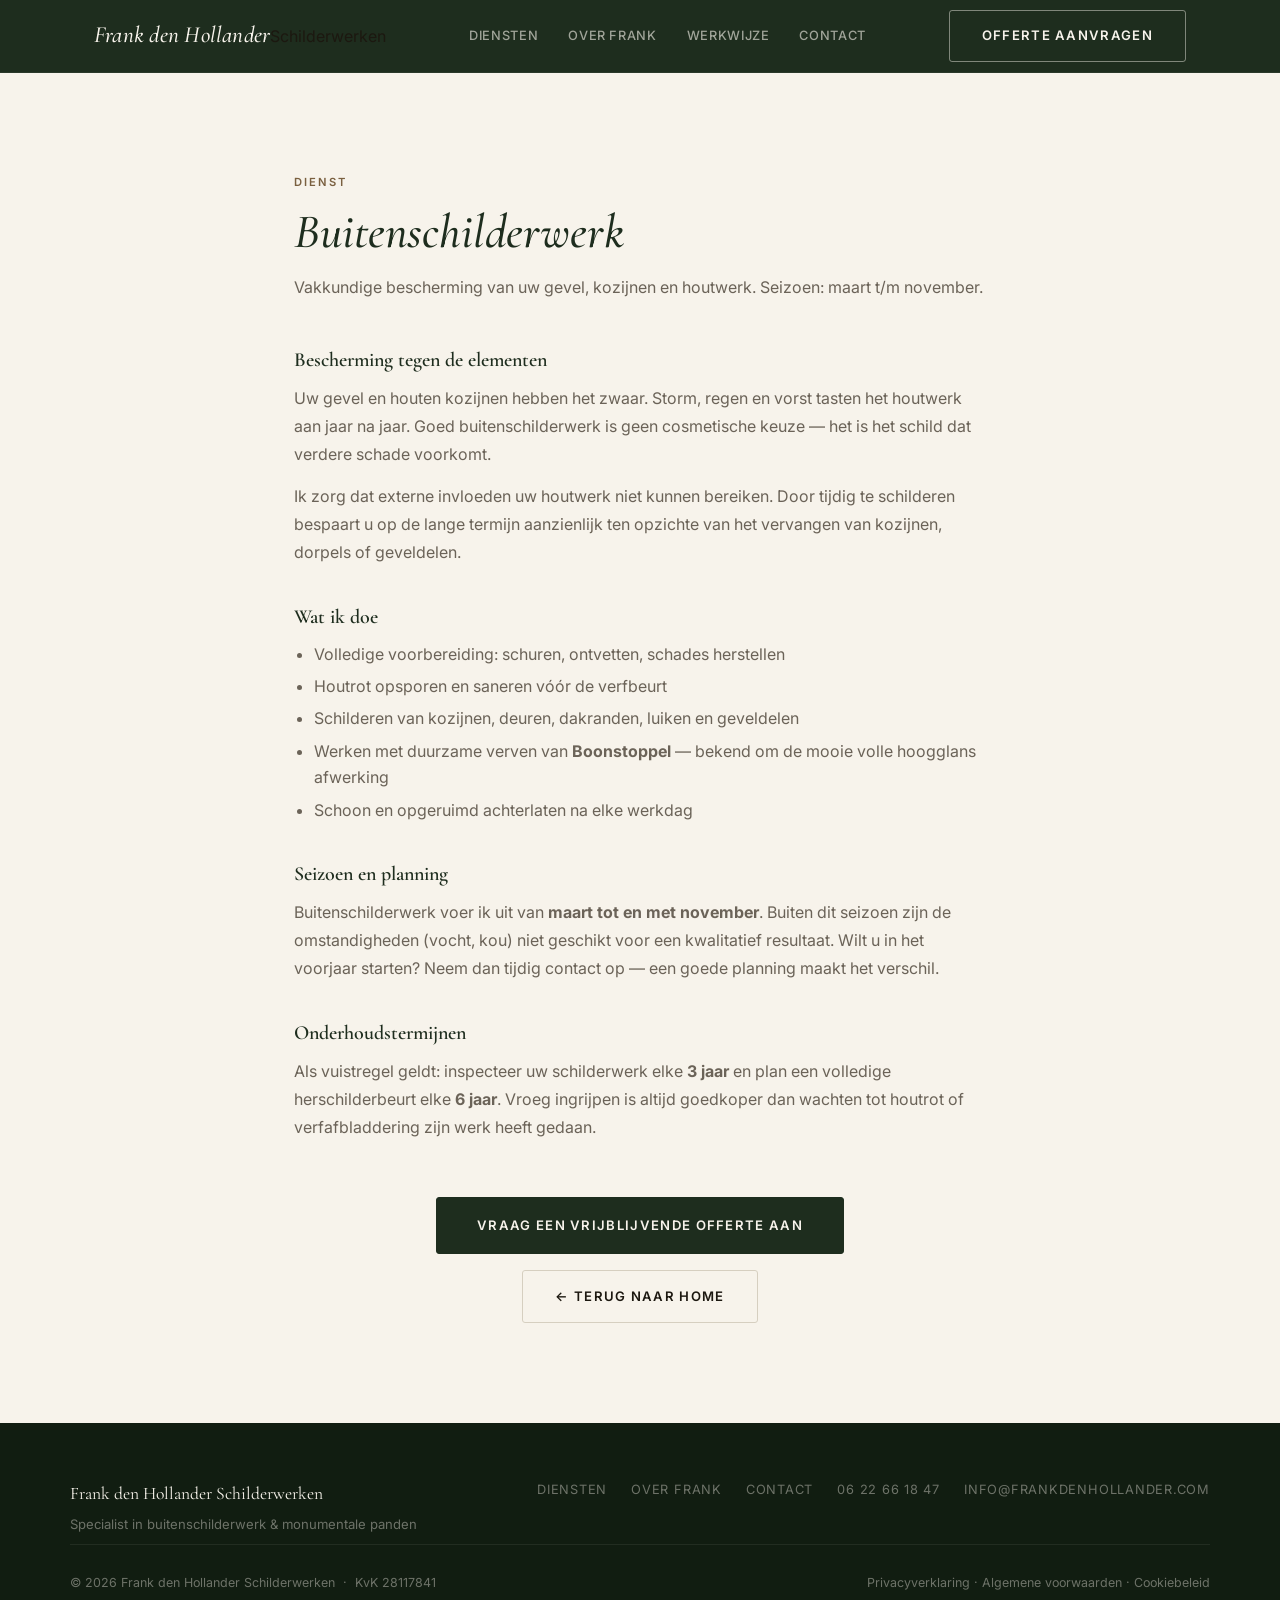
<file: buitenschilderwerk.html>
<!DOCTYPE html>
<html lang="nl">
<head>
  <meta charset="UTF-8">
  <meta name="viewport" content="width=device-width, initial-scale=1.0">
  <meta name="description" content="Buitenschilderwerk door Frank den Hollander Schilderwerken — vakkundige bescherming van uw gevel en houtwerk in de Bollenstreek.">
  <title>Buitenschilderwerk | Frank den Hollander Schilderwerken</title>
  <link rel="canonical" href="https://www.frankdenhollander.com/buitenschilderwerk">
  <link rel="icon" href="/favicon.png" type="image/png">
  <link rel="icon" href="/favicon.svg" type="image/svg+xml">
  <meta name="robots" content="index, follow">
  <link rel="stylesheet" href="style.css">
    <script src="https://analytics.perceptum.nl/liveview.js?key=lv_live_Z0luIGY8vFK8oxLRJ_x6pN11YRHYp_4Z" defer></script>
</head>
<body>

<nav class="nav" role="navigation" aria-label="Hoofdnavigatie">
  <div class="nav__inner">
    <a href="/" class="nav__logo" aria-label="Frank den Hollander Schilderwerken – naar home">
      <span class="nav__logo-name">Frank den Hollander</span>
      <span class="nav__logo-sub">Schilderwerken</span>
    </a>
    <div class="nav__links" role="menubar">
      <a href="/#diensten" role="menuitem">Diensten</a>
      <a href="/#over" role="menuitem">Over Frank</a>
      <a href="/#werkwijze" role="menuitem">Werkwijze</a>
      <a href="/#contact" role="menuitem">Contact</a>
    </div>
    <a href="/#contact" class="btn btn--outline-light nav__cta">Offerte aanvragen</a>
    <button class="nav__burger" aria-label="Menu openen" aria-expanded="false" aria-controls="mobile-menu">
      <span></span><span></span><span></span>
    </button>
  </div>
  <div class="nav__mobile" id="mobile-menu" role="menu">
    <a href="/#diensten" role="menuitem">Diensten</a>
    <a href="/#over" role="menuitem">Over Frank</a>
    <a href="/#werkwijze" role="menuitem">Werkwijze</a>
    <a href="/#contact" role="menuitem">Contact</a>
    <a href="/#contact" class="btn btn--outline-light">Offerte aanvragen</a>
  </div>
</nav>

<section class="section">
  <div class="container" style="max-width: 740px;">
    <span class="eyebrow">Dienst</span>
    <h1 style="font-family: var(--serif); font-size: clamp(2rem, 4vw, 3rem); color: var(--forest); margin-bottom: 12px;">Buitenschilderwerk</h1>
    <p style="color: var(--warm-gray); margin-bottom: 48px;">
      Vakkundige bescherming van uw gevel, kozijnen en houtwerk. Seizoen: maart t/m november.
    </p>

    <div class="legal-content">

      <h2>Bescherming tegen de elementen</h2>
      <p>
        Uw gevel en houten kozijnen hebben het zwaar. Storm, regen en vorst tasten het houtwerk aan
        jaar na jaar. Goed buitenschilderwerk is geen cosmetische keuze — het is het schild dat
        verdere schade voorkomt.
      </p>
      <p>
        Ik zorg dat externe invloeden uw houtwerk niet kunnen bereiken. Door tijdig te schilderen
        bespaart u op de lange termijn aanzienlijk ten opzichte van het vervangen van kozijnen,
        dorpels of geveldelen.
      </p>

      <h2>Wat ik doe</h2>
      <ul>
        <li>Volledige voorbereiding: schuren, ontvetten, schades herstellen</li>
        <li>Houtrot opsporen en saneren vóór de verfbeurt</li>
        <li>Schilderen van kozijnen, deuren, dakranden, luiken en geveldelen</li>
        <li>Werken met duurzame verven van <strong>Boonstoppel</strong> — bekend om de mooie volle hoogglans afwerking</li>
        <li>Schoon en opgeruimd achterlaten na elke werkdag</li>
      </ul>

      <h2>Seizoen en planning</h2>
      <p>
        Buitenschilderwerk voer ik uit van <strong>maart tot en met november</strong>. Buiten dit seizoen
        zijn de omstandigheden (vocht, kou) niet geschikt voor een kwalitatief resultaat. Wilt u
        in het voorjaar starten? Neem dan tijdig contact op — een goede planning maakt het verschil.
      </p>

      <h2>Onderhoudstermijnen</h2>
      <p>
        Als vuistregel geldt: inspecteer uw schilderwerk elke <strong>3 jaar</strong> en plan een
        volledige herschilderbeurt elke <strong>6 jaar</strong>. Vroeg ingrijpen is altijd goedkoper
        dan wachten tot houtrot of verfafbladdering zijn werk heeft gedaan.
      </p>

    </div>

    <p style="margin-top: 56px; text-align: center;">
      <a href="/#contact" class="btn btn--primary btn--lg">Vraag een vrijblijvende offerte aan</a>
    </p>
    <p style="margin-top: 16px; text-align: center;">
      <a href="/" class="btn btn--outline">&larr; Terug naar home</a>
    </p>
  </div>
</section>

<footer class="footer" role="contentinfo">
  <div class="footer__inner">
    <div>
      <div class="footer__brand-name">Frank den Hollander Schilderwerken</div>
      <div class="footer__brand-line">Specialist in buitenschilderwerk &amp; monumentale panden</div>
    </div>
    <nav class="footer__links" aria-label="Footer navigatie">
      <a href="/#diensten">Diensten</a>
      <a href="/#over">Over Frank</a>
      <a href="/#contact">Contact</a>
      <a href="tel:+31622661847">06 22 66 18 47</a>
      <a href="mailto:info@frankdenhollander.com">info@frankdenhollander.com</a>
    </nav>
  </div>
  <div class="footer__inner" style="padding-top: 0;">
    <div class="footer__bottom" style="width:100%">
      <span>&copy; <span id="year"></span> Frank den Hollander Schilderwerken &nbsp;·&nbsp; KvK 28117841</span>
      <span>
        <a href="/privacyverklaring">Privacyverklaring</a> ·
        <a href="/algemene-voorwaarden">Algemene voorwaarden</a> ·
        <a href="/cookiebeleid">Cookiebeleid</a>
      </span>
    </div>
  </div>
</footer>

<script src="script.js"></script>
</body>
</html>
</file>
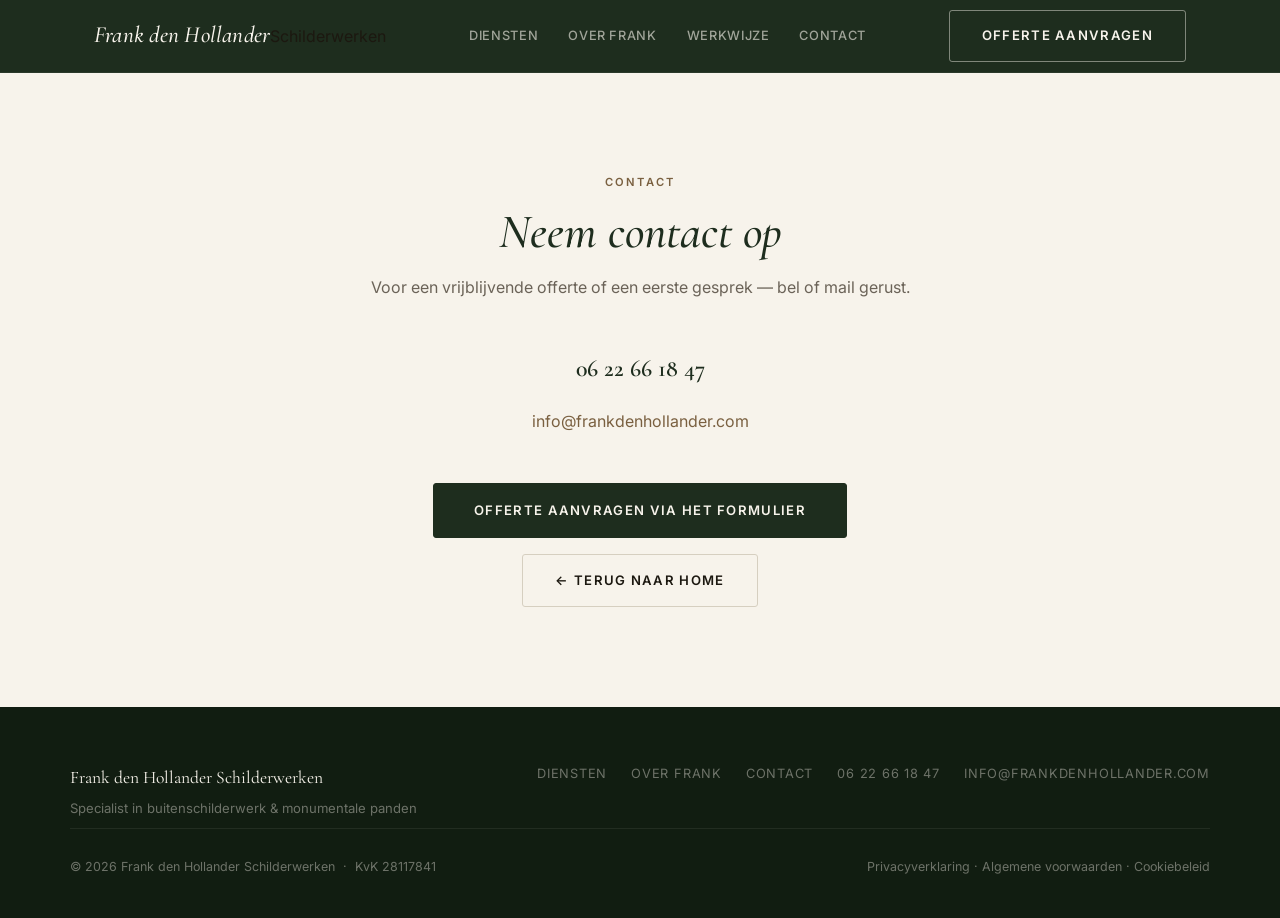
<file: contact.html>
<!DOCTYPE html>
<html lang="nl">
<head>
  <meta charset="UTF-8">
  <meta name="viewport" content="width=device-width, initial-scale=1.0">
  <meta name="description" content="Contact Frank den Hollander Schilderwerken — bel 06 22 66 18 47 of mail info@frankdenhollander.com voor een vrijblijvende offerte.">
  <title>Contact | Frank den Hollander Schilderwerken</title>
  <link rel="canonical" href="https://www.frankdenhollander.com/contact">
  <link rel="icon" href="/favicon.png" type="image/png">
  <link rel="icon" href="/favicon.svg" type="image/svg+xml">
  <meta name="robots" content="index, follow">
  <link rel="stylesheet" href="style.css">
    <script src="https://analytics.perceptum.nl/liveview.js?key=lv_live_Z0luIGY8vFK8oxLRJ_x6pN11YRHYp_4Z" defer></script>
</head>
<body>

<nav class="nav" role="navigation" aria-label="Hoofdnavigatie">
  <div class="nav__inner">
    <a href="/" class="nav__logo" aria-label="Frank den Hollander Schilderwerken – naar home">
      <span class="nav__logo-name">Frank den Hollander</span>
      <span class="nav__logo-sub">Schilderwerken</span>
    </a>
    <div class="nav__links" role="menubar">
      <a href="/#diensten" role="menuitem">Diensten</a>
      <a href="/#over" role="menuitem">Over Frank</a>
      <a href="/#werkwijze" role="menuitem">Werkwijze</a>
      <a href="/#contact" role="menuitem">Contact</a>
    </div>
    <a href="/#contact" class="btn btn--outline-light nav__cta">Offerte aanvragen</a>
    <button class="nav__burger" aria-label="Menu openen" aria-expanded="false" aria-controls="mobile-menu">
      <span></span><span></span><span></span>
    </button>
  </div>
  <div class="nav__mobile" id="mobile-menu" role="menu">
    <a href="/#diensten" role="menuitem">Diensten</a>
    <a href="/#over" role="menuitem">Over Frank</a>
    <a href="/#werkwijze" role="menuitem">Werkwijze</a>
    <a href="/#contact" role="menuitem">Contact</a>
    <a href="/#contact" class="btn btn--outline-light">Offerte aanvragen</a>
  </div>
</nav>

<section class="section">
  <div class="container" style="max-width: 600px; text-align: center;">
    <span class="eyebrow">Contact</span>
    <h1 style="font-family: var(--serif); font-size: clamp(2rem, 4vw, 3rem); color: var(--forest); margin-bottom: 12px;">Neem contact op</h1>
    <p style="color: var(--warm-gray); margin-bottom: 48px;">
      Voor een vrijblijvende offerte of een eerste gesprek — bel of mail gerust.
    </p>

    <div style="display: flex; flex-direction: column; gap: 20px; align-items: center; margin-bottom: 48px;">
      <a href="tel:+31622661847" style="font-size: 1.5rem; font-family: var(--serif); color: var(--forest); text-decoration: none; font-weight: 600;">
        06 22 66 18 47
      </a>
      <a href="mailto:info@frankdenhollander.com" style="color: var(--bronze); text-decoration: none;">
        info@frankdenhollander.com
      </a>
    </div>

    <a href="/#contact" class="btn btn--primary btn--lg">Offerte aanvragen via het formulier</a>
    <p style="margin-top: 16px;">
      <a href="/" class="btn btn--outline">&larr; Terug naar home</a>
    </p>
  </div>
</section>

<footer class="footer" role="contentinfo">
  <div class="footer__inner">
    <div>
      <div class="footer__brand-name">Frank den Hollander Schilderwerken</div>
      <div class="footer__brand-line">Specialist in buitenschilderwerk &amp; monumentale panden</div>
    </div>
    <nav class="footer__links" aria-label="Footer navigatie">
      <a href="/#diensten">Diensten</a>
      <a href="/#over">Over Frank</a>
      <a href="/#contact">Contact</a>
      <a href="tel:+31622661847">06 22 66 18 47</a>
      <a href="mailto:info@frankdenhollander.com">info@frankdenhollander.com</a>
    </nav>
  </div>
  <div class="footer__inner" style="padding-top: 0;">
    <div class="footer__bottom" style="width:100%">
      <span>&copy; <span id="year"></span> Frank den Hollander Schilderwerken &nbsp;·&nbsp; KvK 28117841</span>
      <span>
        <a href="/privacyverklaring">Privacyverklaring</a> ·
        <a href="/algemene-voorwaarden">Algemene voorwaarden</a> ·
        <a href="/cookiebeleid">Cookiebeleid</a>
      </span>
    </div>
  </div>
</footer>

<script src="script.js"></script>
</body>
</html>
</file>
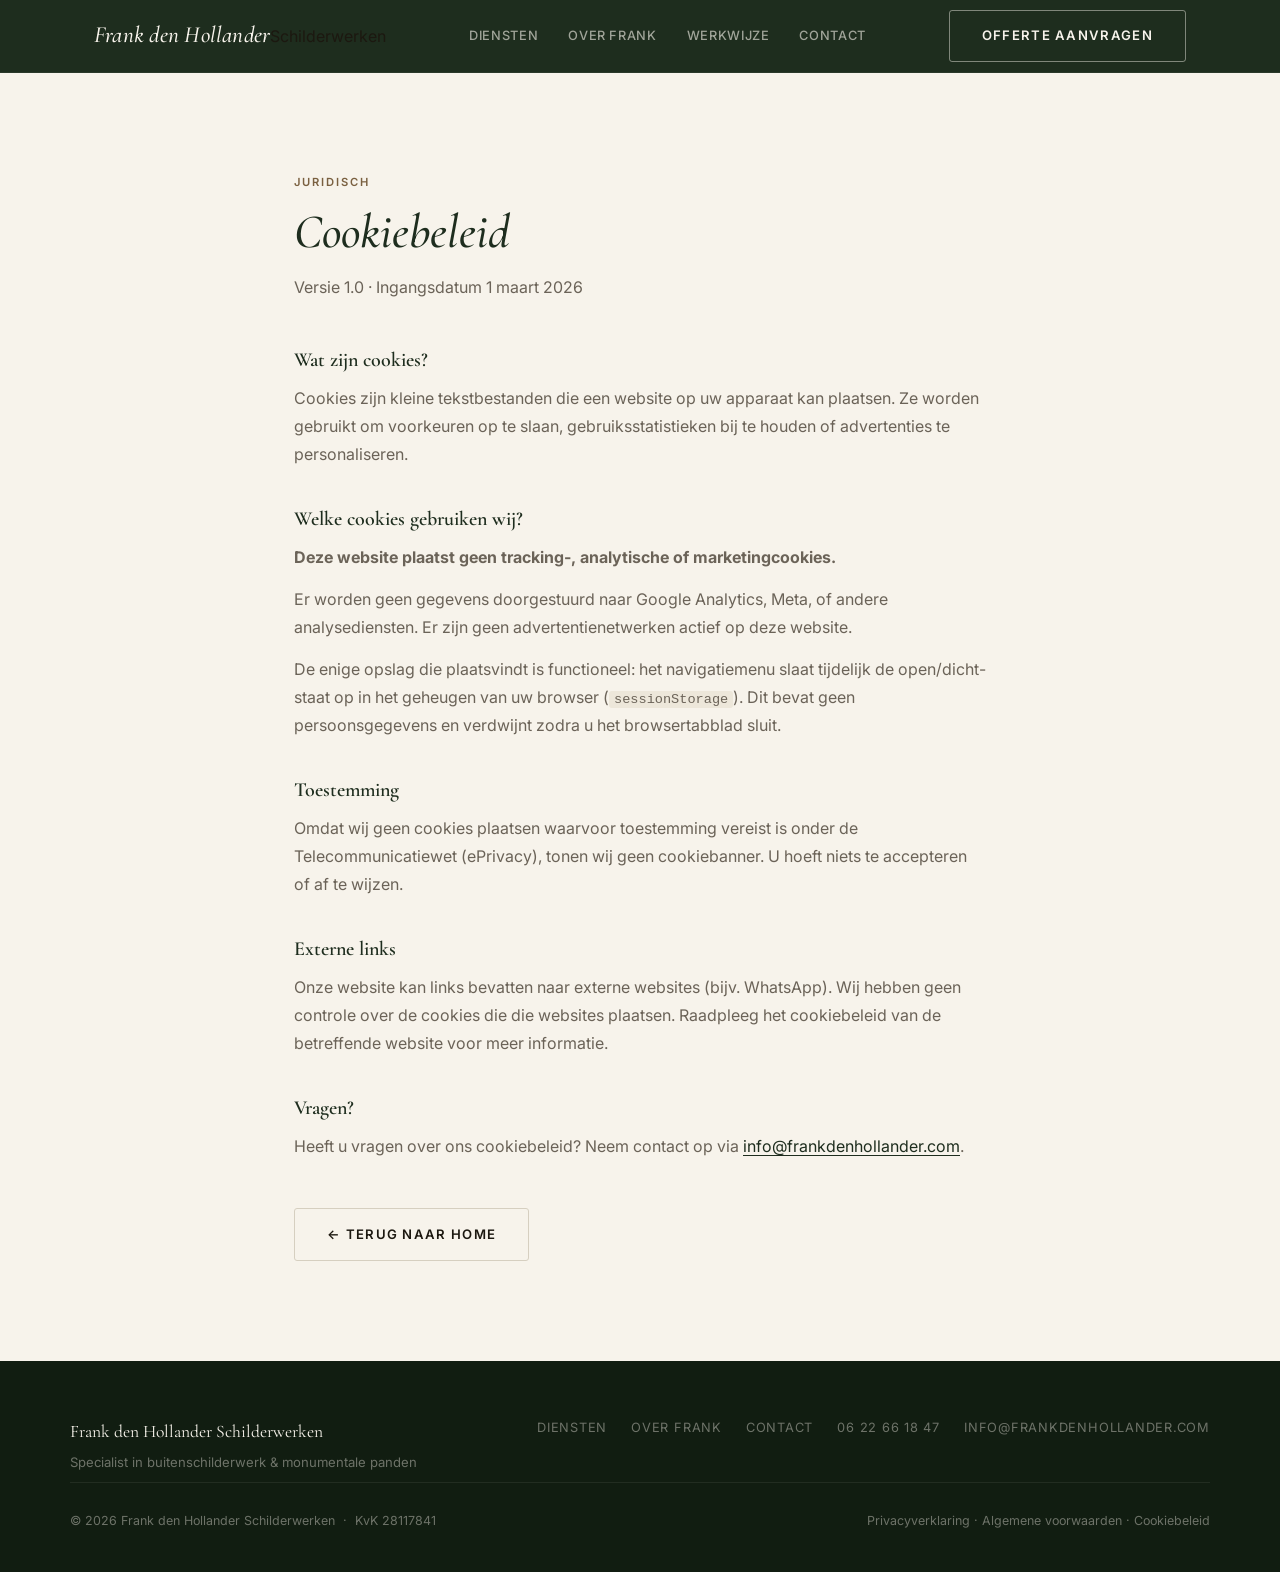
<file: cookiebeleid.html>
<!DOCTYPE html>
<html lang="nl">
<head>
  <meta charset="UTF-8">
  <meta name="viewport" content="width=device-width, initial-scale=1.0">
  <meta name="description" content="Cookiebeleid Frank den Hollander Schilderwerken — wij gebruiken geen tracking- of marketingcookies.">
  <title>Cookiebeleid | Frank den Hollander Schilderwerken</title>
  <link rel="canonical" href="https://www.frankdenhollander.com/cookiebeleid">
  <link rel="icon" href="/favicon.png" type="image/png">
  <link rel="icon" href="/favicon.svg" type="image/svg+xml">
  <meta name="robots" content="noindex, follow">
  <link rel="stylesheet" href="style.css">
    <script src="https://analytics.perceptum.nl/liveview.js?key=lv_live_Z0luIGY8vFK8oxLRJ_x6pN11YRHYp_4Z" defer></script>
</head>
<body>

<nav class="nav" role="navigation" aria-label="Hoofdnavigatie">
  <div class="nav__inner">
    <a href="/" class="nav__logo" aria-label="Frank den Hollander Schilderwerken – naar home">
      <span class="nav__logo-name">Frank den Hollander</span>
      <span class="nav__logo-sub">Schilderwerken</span>
    </a>
    <div class="nav__links" role="menubar">
      <a href="/#diensten" role="menuitem">Diensten</a>
      <a href="/#over" role="menuitem">Over Frank</a>
      <a href="/#werkwijze" role="menuitem">Werkwijze</a>
      <a href="/#contact" role="menuitem">Contact</a>
    </div>
    <a href="/#contact" class="btn btn--outline-light nav__cta">Offerte aanvragen</a>
    <button class="nav__burger" aria-label="Menu openen" aria-expanded="false" aria-controls="mobile-menu">
      <span></span><span></span><span></span>
    </button>
  </div>
  <div class="nav__mobile" id="mobile-menu" role="menu">
    <a href="/#diensten" role="menuitem">Diensten</a>
    <a href="/#over" role="menuitem">Over Frank</a>
    <a href="/#werkwijze" role="menuitem">Werkwijze</a>
    <a href="/#contact" role="menuitem">Contact</a>
    <a href="/#contact" class="btn btn--outline-light">Offerte aanvragen</a>
  </div>
</nav>

<section class="section">
  <div class="container" style="max-width: 740px;">
    <span class="eyebrow">Juridisch</span>
    <h1 style="font-family: var(--serif); font-size: clamp(2rem, 4vw, 3rem); color: var(--forest); margin-bottom: 12px;">Cookiebeleid</h1>
    <p style="color: var(--warm-gray); margin-bottom: 48px;">Versie 1.0 · Ingangsdatum 1 maart 2026</p>

    <div class="legal-content">

      <h2>Wat zijn cookies?</h2>
      <p>
        Cookies zijn kleine tekstbestanden die een website op uw apparaat kan plaatsen.
        Ze worden gebruikt om voorkeuren op te slaan, gebruiksstatistieken bij te houden
        of advertenties te personaliseren.
      </p>

      <h2>Welke cookies gebruiken wij?</h2>
      <p>
        <strong>Deze website plaatst geen tracking-, analytische of marketingcookies.</strong>
      </p>
      <p>
        Er worden geen gegevens doorgestuurd naar Google Analytics, Meta, of andere
        analysediensten. Er zijn geen advertentienetwerken actief op deze website.
      </p>
      <p>
        De enige opslag die plaatsvindt is functioneel: het navigatiemenu slaat tijdelijk
        de open/dicht-staat op in het geheugen van uw browser (<code>sessionStorage</code>).
        Dit bevat geen persoonsgegevens en verdwijnt zodra u het browsertabblad sluit.
      </p>

      <h2>Toestemming</h2>
      <p>
        Omdat wij geen cookies plaatsen waarvoor toestemming vereist is onder de
        Telecommunicatiewet (ePrivacy), tonen wij geen cookiebanner.
        U hoeft niets te accepteren of af te wijzen.
      </p>

      <h2>Externe links</h2>
      <p>
        Onze website kan links bevatten naar externe websites (bijv. WhatsApp).
        Wij hebben geen controle over de cookies die die websites plaatsen.
        Raadpleeg het cookiebeleid van de betreffende website voor meer informatie.
      </p>

      <h2>Vragen?</h2>
      <p>
        Heeft u vragen over ons cookiebeleid? Neem contact op via
        <a href="mailto:info@frankdenhollander.com">info@frankdenhollander.com</a>.
      </p>

    </div>

    <p style="margin-top: 48px;">
      <a href="/" class="btn btn--outline">&larr; Terug naar home</a>
    </p>
  </div>
</section>

<footer class="footer" role="contentinfo">
  <div class="footer__inner">
    <div>
      <div class="footer__brand-name">Frank den Hollander Schilderwerken</div>
      <div class="footer__brand-line">Specialist in buitenschilderwerk &amp; monumentale panden</div>
    </div>
    <nav class="footer__links" aria-label="Footer navigatie">
      <a href="/#diensten">Diensten</a>
      <a href="/#over">Over Frank</a>
      <a href="/#contact">Contact</a>
      <a href="tel:+31622661847">06 22 66 18 47</a>
      <a href="mailto:info@frankdenhollander.com">info@frankdenhollander.com</a>
    </nav>
  </div>
  <div class="footer__inner" style="padding-top: 0;">
    <div class="footer__bottom" style="width:100%">
      <span>&copy; <span id="year"></span> Frank den Hollander Schilderwerken &nbsp;·&nbsp; KvK 28117841</span>
      <span>
        <a href="/privacyverklaring">Privacyverklaring</a> ·
        <a href="/algemene-voorwaarden">Algemene voorwaarden</a> ·
        <a href="/cookiebeleid">Cookiebeleid</a>
      </span>
    </div>
  </div>
</footer>

<script src="script.js"></script>
</body>
</html>
</file>
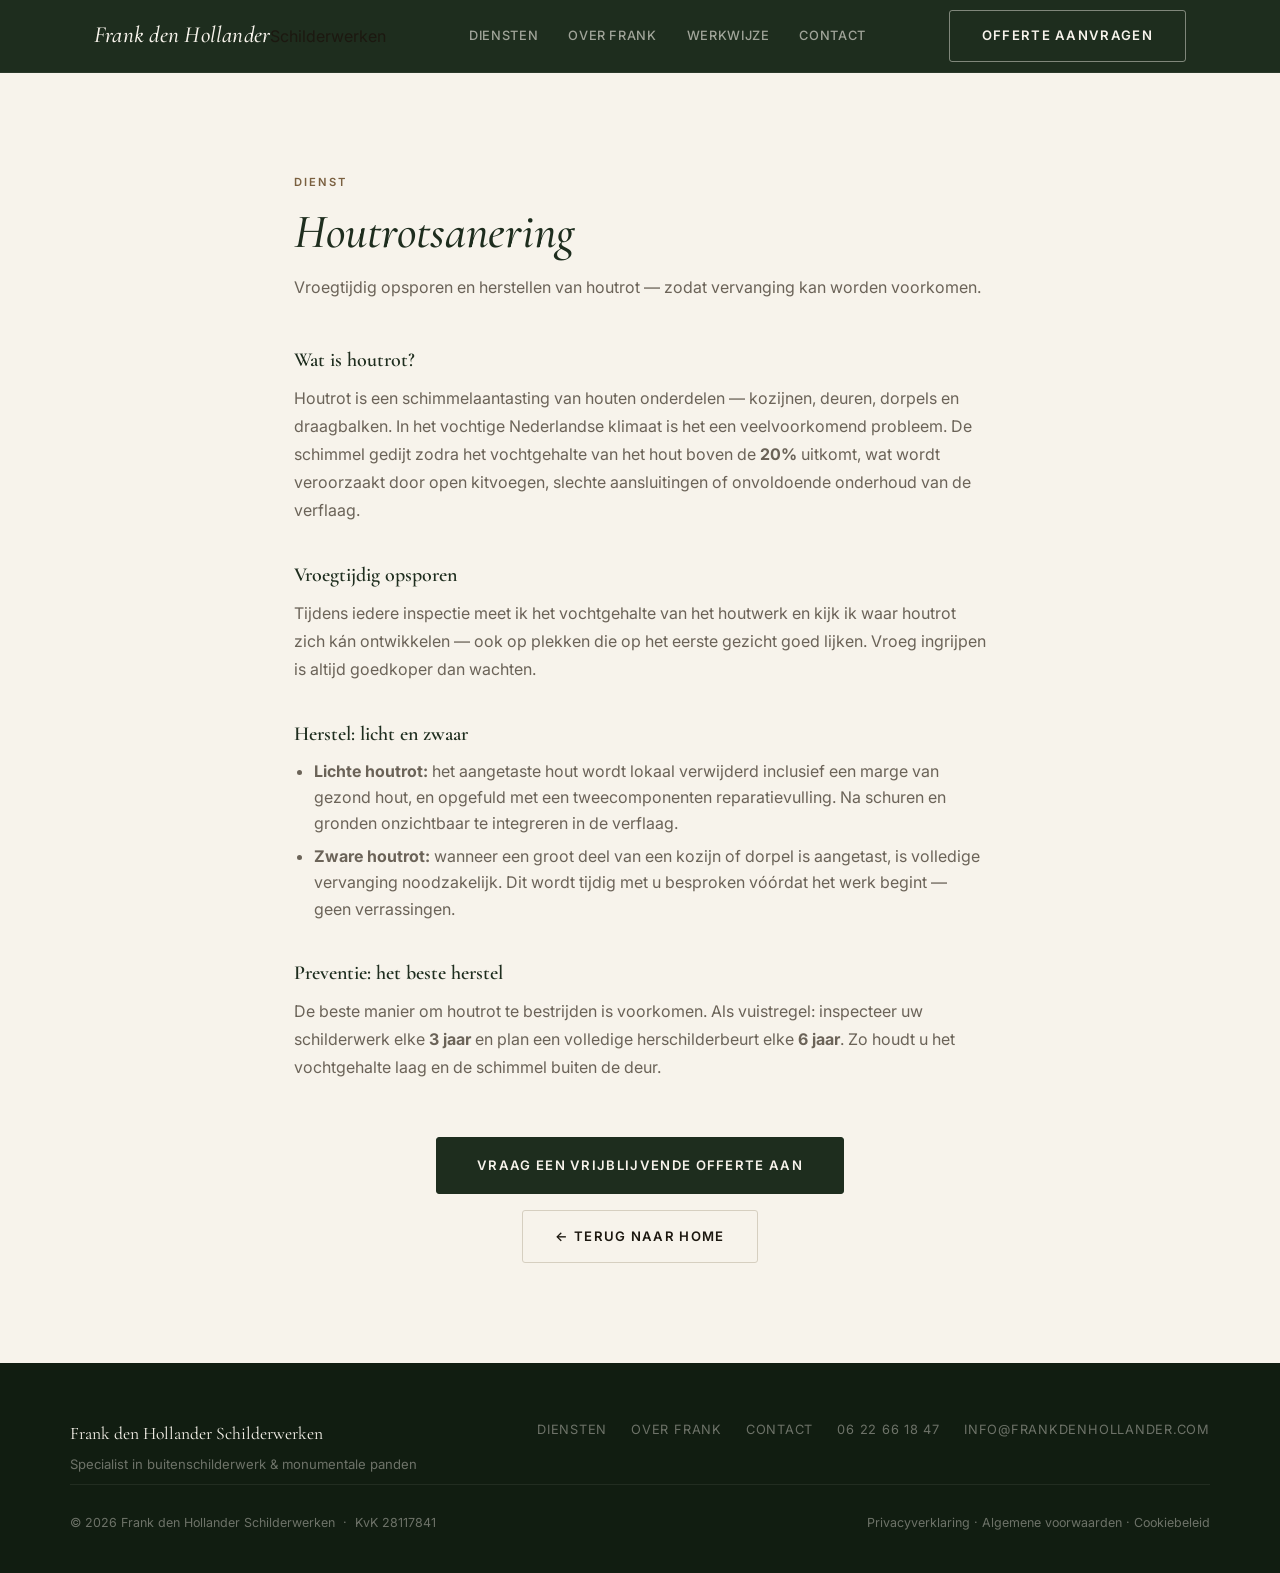
<file: houtrotsanering.html>
<!DOCTYPE html>
<html lang="nl">
<head>
  <meta charset="UTF-8">
  <meta name="viewport" content="width=device-width, initial-scale=1.0">
  <meta name="description" content="Houtrotsanering door Frank den Hollander Schilderwerken — vroegtijdige opsporing, herstel en preventie van houtrot in kozijnen en geveldelen.">
  <title>Houtrotsanering | Frank den Hollander Schilderwerken</title>
  <link rel="canonical" href="https://www.frankdenhollander.com/houtrotsanering">
  <link rel="icon" href="/favicon.png" type="image/png">
  <link rel="icon" href="/favicon.svg" type="image/svg+xml">
  <meta name="robots" content="index, follow">
  <link rel="stylesheet" href="style.css">
    <script src="https://analytics.perceptum.nl/liveview.js?key=lv_live_Z0luIGY8vFK8oxLRJ_x6pN11YRHYp_4Z" defer></script>
</head>
<body>

<nav class="nav" role="navigation" aria-label="Hoofdnavigatie">
  <div class="nav__inner">
    <a href="/" class="nav__logo" aria-label="Frank den Hollander Schilderwerken – naar home">
      <span class="nav__logo-name">Frank den Hollander</span>
      <span class="nav__logo-sub">Schilderwerken</span>
    </a>
    <div class="nav__links" role="menubar">
      <a href="/#diensten" role="menuitem">Diensten</a>
      <a href="/#over" role="menuitem">Over Frank</a>
      <a href="/#werkwijze" role="menuitem">Werkwijze</a>
      <a href="/#contact" role="menuitem">Contact</a>
    </div>
    <a href="/#contact" class="btn btn--outline-light nav__cta">Offerte aanvragen</a>
    <button class="nav__burger" aria-label="Menu openen" aria-expanded="false" aria-controls="mobile-menu">
      <span></span><span></span><span></span>
    </button>
  </div>
  <div class="nav__mobile" id="mobile-menu" role="menu">
    <a href="/#diensten" role="menuitem">Diensten</a>
    <a href="/#over" role="menuitem">Over Frank</a>
    <a href="/#werkwijze" role="menuitem">Werkwijze</a>
    <a href="/#contact" role="menuitem">Contact</a>
    <a href="/#contact" class="btn btn--outline-light">Offerte aanvragen</a>
  </div>
</nav>

<section class="section">
  <div class="container" style="max-width: 740px;">
    <span class="eyebrow">Dienst</span>
    <h1 style="font-family: var(--serif); font-size: clamp(2rem, 4vw, 3rem); color: var(--forest); margin-bottom: 12px;">Houtrotsanering</h1>
    <p style="color: var(--warm-gray); margin-bottom: 48px;">
      Vroegtijdig opsporen en herstellen van houtrot — zodat vervanging kan worden voorkomen.
    </p>

    <div class="legal-content">

      <h2>Wat is houtrot?</h2>
      <p>
        Houtrot is een schimmelaantasting van houten onderdelen — kozijnen, deuren, dorpels en
        draagbalken. In het vochtige Nederlandse klimaat is het een veelvoorkomend probleem.
        De schimmel gedijt zodra het vochtgehalte van het hout boven de <strong>20%</strong>
        uitkomt, wat wordt veroorzaakt door open kitvoegen, slechte aansluitingen of
        onvoldoende onderhoud van de verflaag.
      </p>

      <h2>Vroegtijdig opsporen</h2>
      <p>
        Tijdens iedere inspectie meet ik het vochtgehalte van het houtwerk en kijk ik waar
        houtrot zich kán ontwikkelen — ook op plekken die op het eerste gezicht goed lijken.
        Vroeg ingrijpen is altijd goedkoper dan wachten.
      </p>

      <h2>Herstel: licht en zwaar</h2>
      <ul>
        <li>
          <strong>Lichte houtrot:</strong> het aangetaste hout wordt lokaal verwijderd inclusief
          een marge van gezond hout, en opgefuld met een tweecomponenten reparatievulling.
          Na schuren en gronden onzichtbaar te integreren in de verflaag.
        </li>
        <li>
          <strong>Zware houtrot:</strong> wanneer een groot deel van een kozijn of dorpel is
          aangetast, is volledige vervanging noodzakelijk. Dit wordt tijdig met u besproken
          vóórdat het werk begint — geen verrassingen.
        </li>
      </ul>

      <h2>Preventie: het beste herstel</h2>
      <p>
        De beste manier om houtrot te bestrijden is voorkomen. Als vuistregel:
        inspecteer uw schilderwerk elke <strong>3 jaar</strong> en plan een volledige
        herschilderbeurt elke <strong>6 jaar</strong>. Zo houdt u het vochtgehalte laag
        en de schimmel buiten de deur.
      </p>

    </div>

    <p style="margin-top: 56px; text-align: center;">
      <a href="/#contact" class="btn btn--primary btn--lg">Vraag een vrijblijvende offerte aan</a>
    </p>
    <p style="margin-top: 16px; text-align: center;">
      <a href="/" class="btn btn--outline">&larr; Terug naar home</a>
    </p>
  </div>
</section>

<footer class="footer" role="contentinfo">
  <div class="footer__inner">
    <div>
      <div class="footer__brand-name">Frank den Hollander Schilderwerken</div>
      <div class="footer__brand-line">Specialist in buitenschilderwerk &amp; monumentale panden</div>
    </div>
    <nav class="footer__links" aria-label="Footer navigatie">
      <a href="/#diensten">Diensten</a>
      <a href="/#over">Over Frank</a>
      <a href="/#contact">Contact</a>
      <a href="tel:+31622661847">06 22 66 18 47</a>
      <a href="mailto:info@frankdenhollander.com">info@frankdenhollander.com</a>
    </nav>
  </div>
  <div class="footer__inner" style="padding-top: 0;">
    <div class="footer__bottom" style="width:100%">
      <span>&copy; <span id="year"></span> Frank den Hollander Schilderwerken &nbsp;·&nbsp; KvK 28117841</span>
      <span>
        <a href="/privacyverklaring">Privacyverklaring</a> ·
        <a href="/algemene-voorwaarden">Algemene voorwaarden</a> ·
        <a href="/cookiebeleid">Cookiebeleid</a>
      </span>
    </div>
  </div>
</footer>

<script src="script.js"></script>
</body>
</html>
</file>
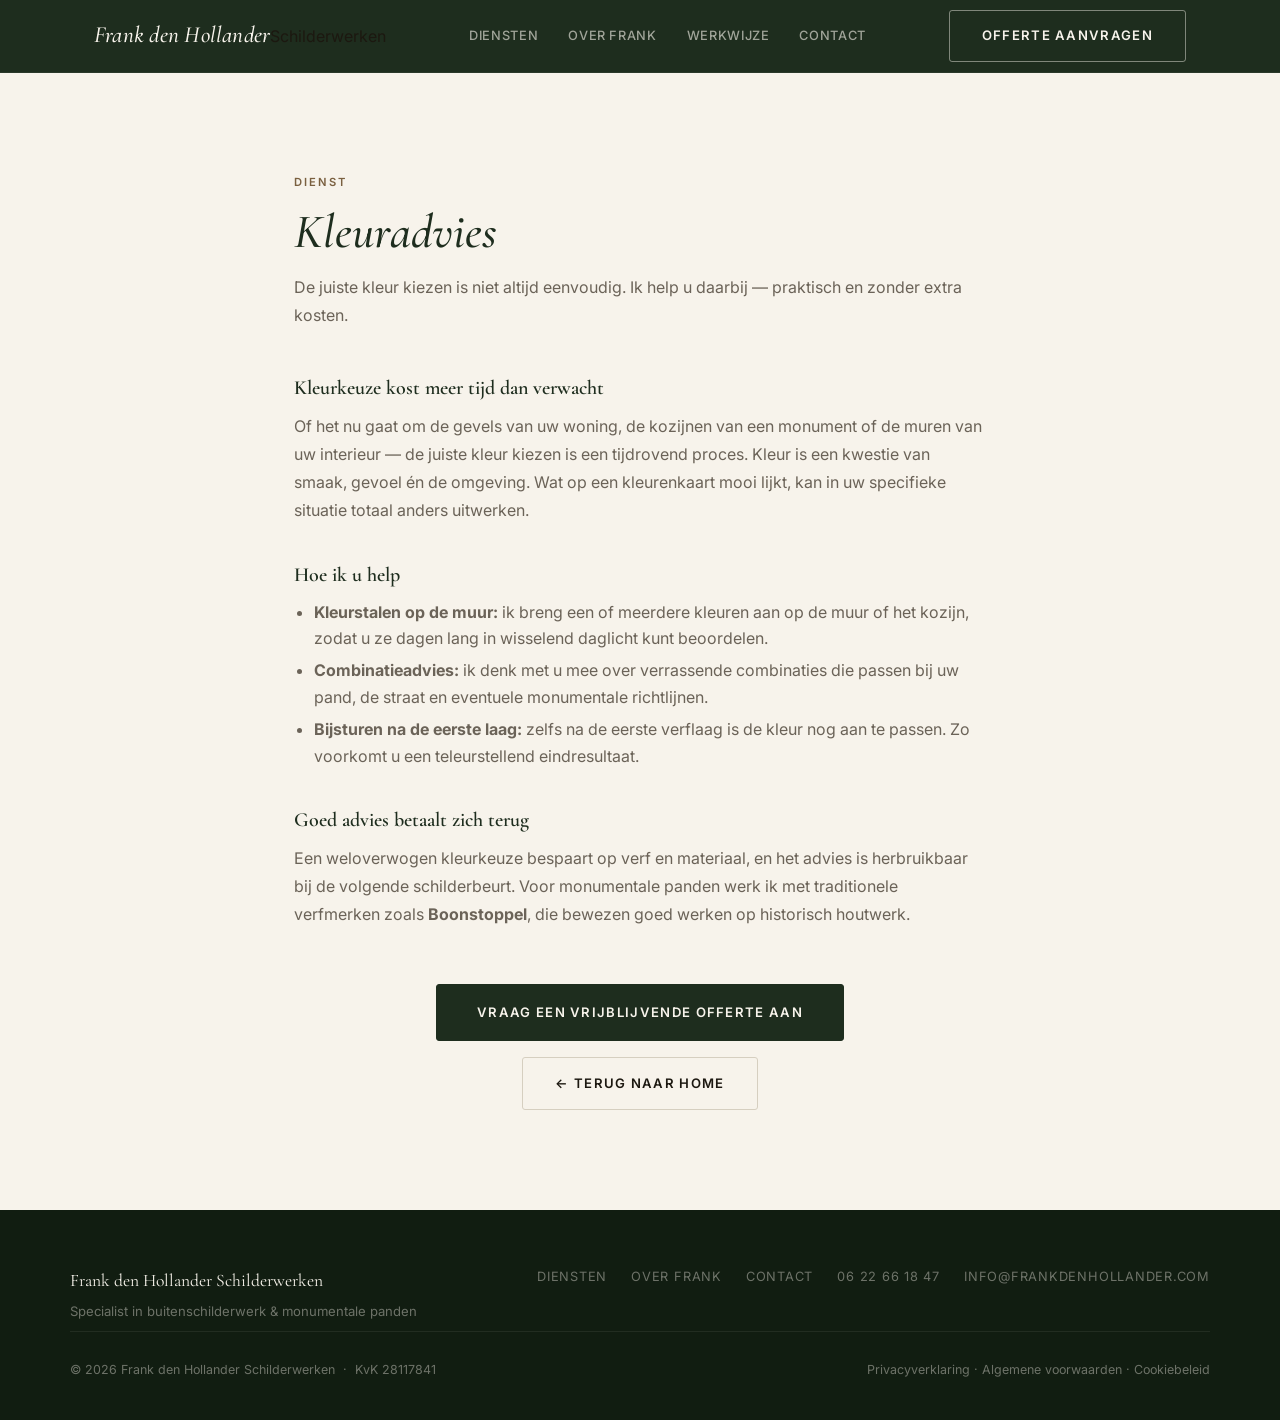
<file: kleuradvies.html>
<!DOCTYPE html>
<html lang="nl">
<head>
  <meta charset="UTF-8">
  <meta name="viewport" content="width=device-width, initial-scale=1.0">
  <meta name="description" content="Kleuradvies van Frank den Hollander Schilderwerken — praktisch advies over kleurkeuze voor uw woning, monument of interieur.">
  <title>Kleuradvies | Frank den Hollander Schilderwerken</title>
  <link rel="canonical" href="https://www.frankdenhollander.com/kleuradvies">
  <link rel="icon" href="/favicon.png" type="image/png">
  <link rel="icon" href="/favicon.svg" type="image/svg+xml">
  <meta name="robots" content="index, follow">
  <link rel="stylesheet" href="style.css">
    <script src="https://analytics.perceptum.nl/liveview.js?key=lv_live_Z0luIGY8vFK8oxLRJ_x6pN11YRHYp_4Z" defer></script>
</head>
<body>

<nav class="nav" role="navigation" aria-label="Hoofdnavigatie">
  <div class="nav__inner">
    <a href="/" class="nav__logo" aria-label="Frank den Hollander Schilderwerken – naar home">
      <span class="nav__logo-name">Frank den Hollander</span>
      <span class="nav__logo-sub">Schilderwerken</span>
    </a>
    <div class="nav__links" role="menubar">
      <a href="/#diensten" role="menuitem">Diensten</a>
      <a href="/#over" role="menuitem">Over Frank</a>
      <a href="/#werkwijze" role="menuitem">Werkwijze</a>
      <a href="/#contact" role="menuitem">Contact</a>
    </div>
    <a href="/#contact" class="btn btn--outline-light nav__cta">Offerte aanvragen</a>
    <button class="nav__burger" aria-label="Menu openen" aria-expanded="false" aria-controls="mobile-menu">
      <span></span><span></span><span></span>
    </button>
  </div>
  <div class="nav__mobile" id="mobile-menu" role="menu">
    <a href="/#diensten" role="menuitem">Diensten</a>
    <a href="/#over" role="menuitem">Over Frank</a>
    <a href="/#werkwijze" role="menuitem">Werkwijze</a>
    <a href="/#contact" role="menuitem">Contact</a>
    <a href="/#contact" class="btn btn--outline-light">Offerte aanvragen</a>
  </div>
</nav>

<section class="section">
  <div class="container" style="max-width: 740px;">
    <span class="eyebrow">Dienst</span>
    <h1 style="font-family: var(--serif); font-size: clamp(2rem, 4vw, 3rem); color: var(--forest); margin-bottom: 12px;">Kleuradvies</h1>
    <p style="color: var(--warm-gray); margin-bottom: 48px;">
      De juiste kleur kiezen is niet altijd eenvoudig. Ik help u daarbij — praktisch en zonder extra kosten.
    </p>

    <div class="legal-content">

      <h2>Kleurkeuze kost meer tijd dan verwacht</h2>
      <p>
        Of het nu gaat om de gevels van uw woning, de kozijnen van een monument of de muren van uw
        interieur — de juiste kleur kiezen is een tijdrovend proces. Kleur is een kwestie van
        smaak, gevoel én de omgeving. Wat op een kleurenkaart mooi lijkt, kan in uw specifieke
        situatie totaal anders uitwerken.
      </p>

      <h2>Hoe ik u help</h2>
      <ul>
        <li>
          <strong>Kleurstalen op de muur:</strong> ik breng een of meerdere kleuren aan op de muur
          of het kozijn, zodat u ze dagen lang in wisselend daglicht kunt beoordelen.
        </li>
        <li>
          <strong>Combinatieadvies:</strong> ik denk met u mee over verrassende combinaties die
          passen bij uw pand, de straat en eventuele monumentale richtlijnen.
        </li>
        <li>
          <strong>Bijsturen na de eerste laag:</strong> zelfs na de eerste verflaag is de
          kleur nog aan te passen. Zo voorkomt u een teleurstellend eindresultaat.
        </li>
      </ul>

      <h2>Goed advies betaalt zich terug</h2>
      <p>
        Een weloverwogen kleurkeuze bespaart op verf en materiaal, en het advies is herbruikbaar
        bij de volgende schilderbeurt. Voor monumentale panden werk ik met traditionele
        verfmerken zoals <strong>Boonstoppel</strong>, die bewezen goed werken op historisch
        houtwerk.
      </p>

    </div>

    <p style="margin-top: 56px; text-align: center;">
      <a href="/#contact" class="btn btn--primary btn--lg">Vraag een vrijblijvende offerte aan</a>
    </p>
    <p style="margin-top: 16px; text-align: center;">
      <a href="/" class="btn btn--outline">&larr; Terug naar home</a>
    </p>
  </div>
</section>

<footer class="footer" role="contentinfo">
  <div class="footer__inner">
    <div>
      <div class="footer__brand-name">Frank den Hollander Schilderwerken</div>
      <div class="footer__brand-line">Specialist in buitenschilderwerk &amp; monumentale panden</div>
    </div>
    <nav class="footer__links" aria-label="Footer navigatie">
      <a href="/#diensten">Diensten</a>
      <a href="/#over">Over Frank</a>
      <a href="/#contact">Contact</a>
      <a href="tel:+31622661847">06 22 66 18 47</a>
      <a href="mailto:info@frankdenhollander.com">info@frankdenhollander.com</a>
    </nav>
  </div>
  <div class="footer__inner" style="padding-top: 0;">
    <div class="footer__bottom" style="width:100%">
      <span>&copy; <span id="year"></span> Frank den Hollander Schilderwerken &nbsp;·&nbsp; KvK 28117841</span>
      <span>
        <a href="/privacyverklaring">Privacyverklaring</a> ·
        <a href="/algemene-voorwaarden">Algemene voorwaarden</a> ·
        <a href="/cookiebeleid">Cookiebeleid</a>
      </span>
    </div>
  </div>
</footer>

<script src="script.js"></script>
</body>
</html>
</file>
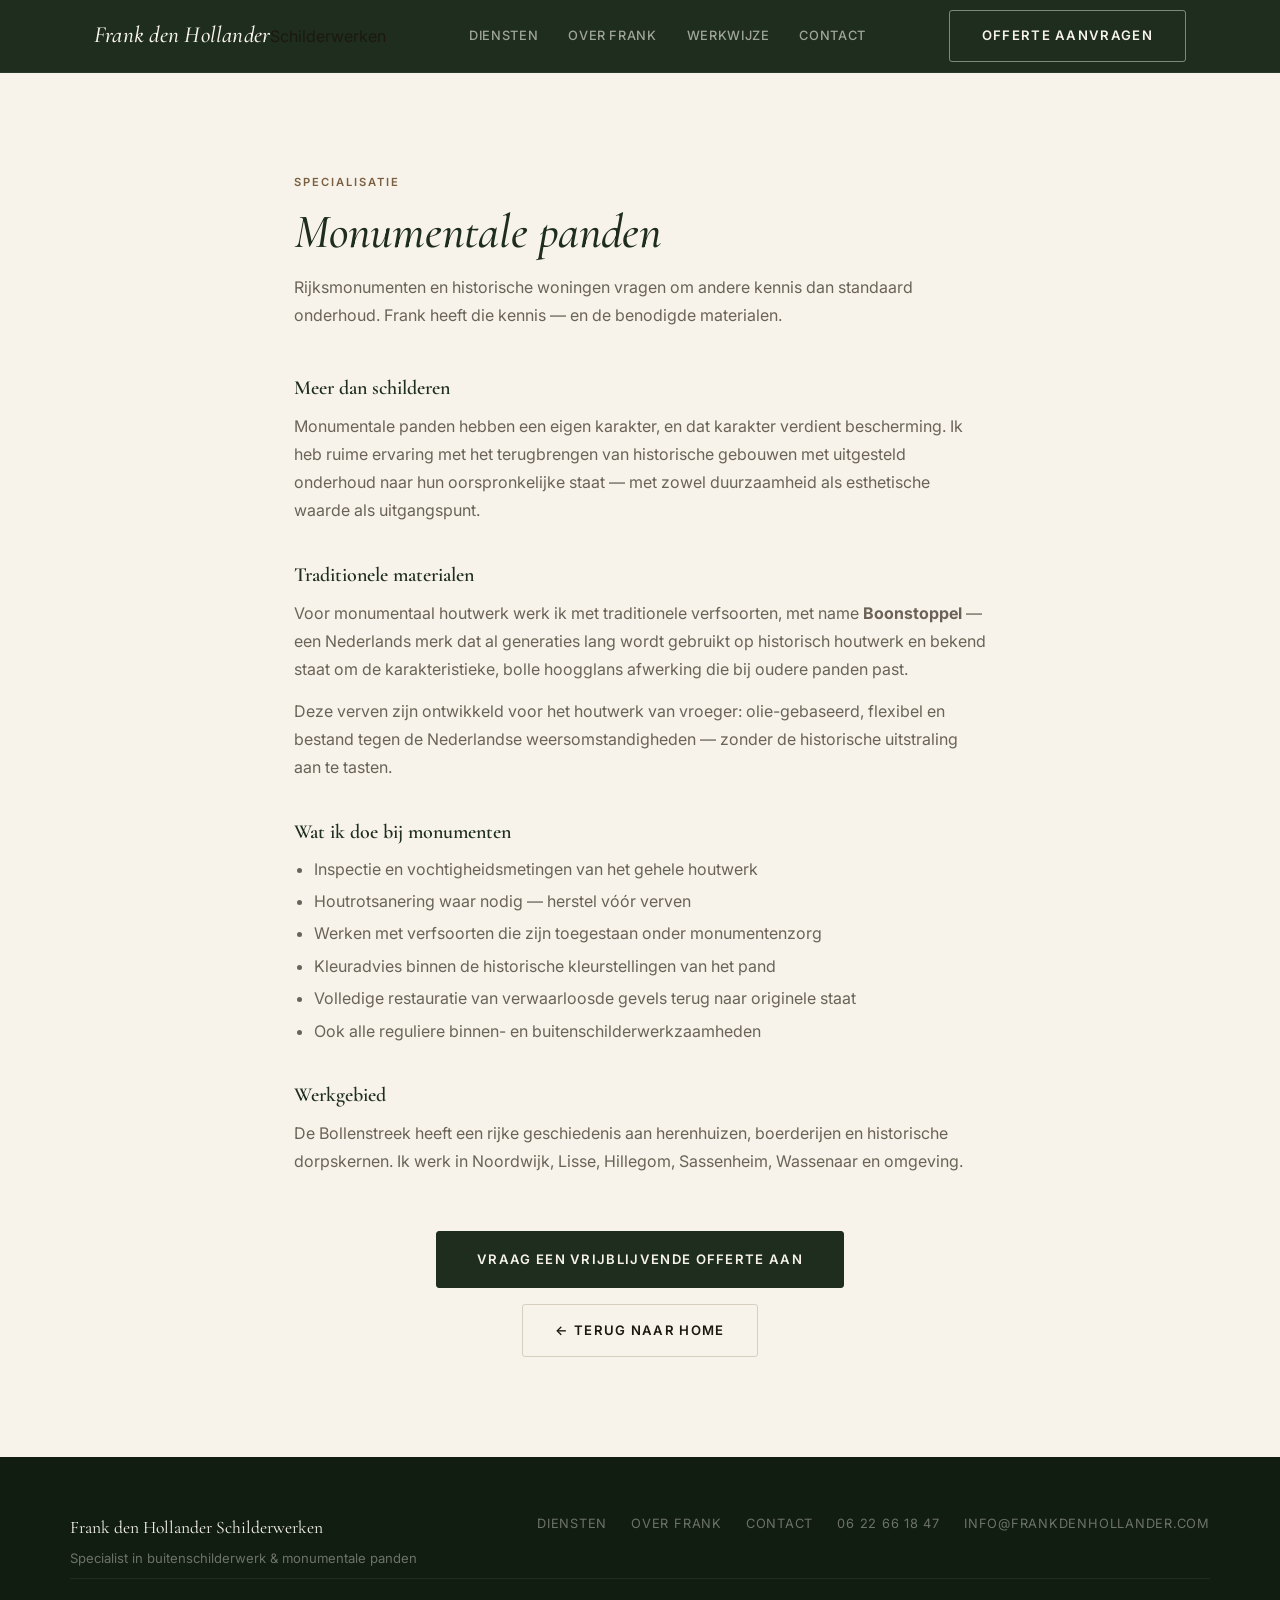
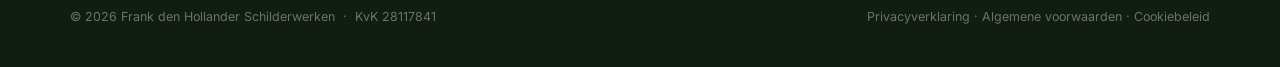
<file: monumentalepanden.html>
<!DOCTYPE html>
<html lang="nl">
<head>
  <meta charset="UTF-8">
  <meta name="viewport" content="width=device-width, initial-scale=1.0">
  <meta name="description" content="Schilderwerk aan monumentale panden door Frank den Hollander — specialist in rijksmonumenten, historische woningen en restauratie in de Bollenstreek.">
  <title>Monumentale Panden | Frank den Hollander Schilderwerken</title>
  <link rel="canonical" href="https://www.frankdenhollander.com/monumentalepanden">
  <link rel="icon" href="/favicon.png" type="image/png">
  <link rel="icon" href="/favicon.svg" type="image/svg+xml">
  <meta name="robots" content="index, follow">
  <link rel="stylesheet" href="style.css">
    <script src="https://analytics.perceptum.nl/liveview.js?key=lv_live_Z0luIGY8vFK8oxLRJ_x6pN11YRHYp_4Z" defer></script>
</head>
<body>

<nav class="nav" role="navigation" aria-label="Hoofdnavigatie">
  <div class="nav__inner">
    <a href="/" class="nav__logo" aria-label="Frank den Hollander Schilderwerken – naar home">
      <span class="nav__logo-name">Frank den Hollander</span>
      <span class="nav__logo-sub">Schilderwerken</span>
    </a>
    <div class="nav__links" role="menubar">
      <a href="/#diensten" role="menuitem">Diensten</a>
      <a href="/#over" role="menuitem">Over Frank</a>
      <a href="/#werkwijze" role="menuitem">Werkwijze</a>
      <a href="/#contact" role="menuitem">Contact</a>
    </div>
    <a href="/#contact" class="btn btn--outline-light nav__cta">Offerte aanvragen</a>
    <button class="nav__burger" aria-label="Menu openen" aria-expanded="false" aria-controls="mobile-menu">
      <span></span><span></span><span></span>
    </button>
  </div>
  <div class="nav__mobile" id="mobile-menu" role="menu">
    <a href="/#diensten" role="menuitem">Diensten</a>
    <a href="/#over" role="menuitem">Over Frank</a>
    <a href="/#werkwijze" role="menuitem">Werkwijze</a>
    <a href="/#contact" role="menuitem">Contact</a>
    <a href="/#contact" class="btn btn--outline-light">Offerte aanvragen</a>
  </div>
</nav>

<section class="section">
  <div class="container" style="max-width: 740px;">
    <span class="eyebrow">Specialisatie</span>
    <h1 style="font-family: var(--serif); font-size: clamp(2rem, 4vw, 3rem); color: var(--forest); margin-bottom: 12px;">Monumentale panden</h1>
    <p style="color: var(--warm-gray); margin-bottom: 48px;">
      Rijksmonumenten en historische woningen vragen om andere kennis dan standaard onderhoud.
      Frank heeft die kennis — en de benodigde materialen.
    </p>

    <div class="legal-content">

      <h2>Meer dan schilderen</h2>
      <p>
        Monumentale panden hebben een eigen karakter, en dat karakter verdient bescherming.
        Ik heb ruime ervaring met het terugbrengen van historische gebouwen met uitgesteld
        onderhoud naar hun oorspronkelijke staat — met zowel duurzaamheid als
        esthetische waarde als uitgangspunt.
      </p>

      <h2>Traditionele materialen</h2>
      <p>
        Voor monumentaal houtwerk werk ik met traditionele verfsoorten, met name
        <strong>Boonstoppel</strong> — een Nederlands merk dat al generaties lang wordt
        gebruikt op historisch houtwerk en bekend staat om de karakteristieke,
        bolle hoogglans afwerking die bij oudere panden past.
      </p>
      <p>
        Deze verven zijn ontwikkeld voor het houtwerk van vroeger: olie-gebaseerd, flexibel
        en bestand tegen de Nederlandse weersomstandigheden — zonder de historische
        uitstraling aan te tasten.
      </p>

      <h2>Wat ik doe bij monumenten</h2>
      <ul>
        <li>Inspectie en vochtigheidsmetingen van het gehele houtwerk</li>
        <li>Houtrotsanering waar nodig — herstel vóór verven</li>
        <li>Werken met verfsoorten die zijn toegestaan onder monumentenzorg</li>
        <li>Kleuradvies binnen de historische kleurstellingen van het pand</li>
        <li>Volledige restauratie van verwaarloosde gevels terug naar originele staat</li>
        <li>Ook alle reguliere binnen- en buitenschilderwerkzaamheden</li>
      </ul>

      <h2>Werkgebied</h2>
      <p>
        De Bollenstreek heeft een rijke geschiedenis aan herenhuizen, boerderijen en
        historische dorpskernen. Ik werk in Noordwijk, Lisse, Hillegom, Sassenheim,
        Wassenaar en omgeving.
      </p>

    </div>

    <p style="margin-top: 56px; text-align: center;">
      <a href="/#contact" class="btn btn--primary btn--lg">Vraag een vrijblijvende offerte aan</a>
    </p>
    <p style="margin-top: 16px; text-align: center;">
      <a href="/" class="btn btn--outline">&larr; Terug naar home</a>
    </p>
  </div>
</section>

<footer class="footer" role="contentinfo">
  <div class="footer__inner">
    <div>
      <div class="footer__brand-name">Frank den Hollander Schilderwerken</div>
      <div class="footer__brand-line">Specialist in buitenschilderwerk &amp; monumentale panden</div>
    </div>
    <nav class="footer__links" aria-label="Footer navigatie">
      <a href="/#diensten">Diensten</a>
      <a href="/#over">Over Frank</a>
      <a href="/#contact">Contact</a>
      <a href="tel:+31622661847">06 22 66 18 47</a>
      <a href="mailto:info@frankdenhollander.com">info@frankdenhollander.com</a>
    </nav>
  </div>
  <div class="footer__inner" style="padding-top: 0;">
    <div class="footer__bottom" style="width:100%">
      <span>&copy; <span id="year"></span> Frank den Hollander Schilderwerken &nbsp;·&nbsp; KvK 28117841</span>
      <span>
        <a href="/privacyverklaring">Privacyverklaring</a> ·
        <a href="/algemene-voorwaarden">Algemene voorwaarden</a> ·
        <a href="/cookiebeleid">Cookiebeleid</a>
      </span>
    </div>
  </div>
</footer>

<script src="script.js"></script>
</body>
</html>
</file>
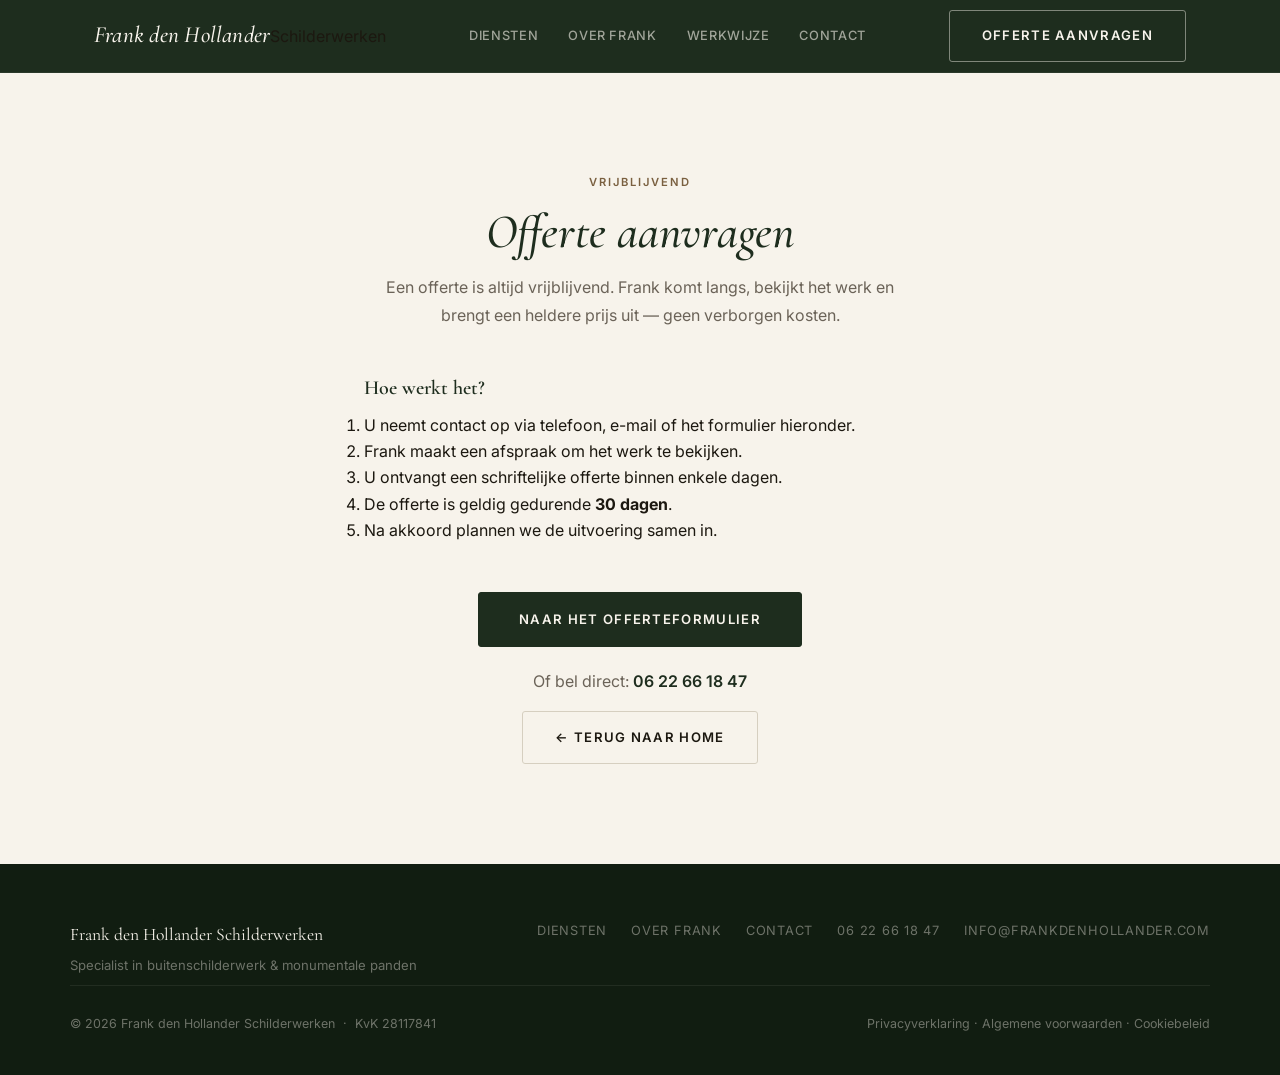
<file: offerte.html>
<!DOCTYPE html>
<html lang="nl">
<head>
  <meta charset="UTF-8">
  <meta name="viewport" content="width=device-width, initial-scale=1.0">
  <meta name="description" content="Offerte aanvragen bij Frank den Hollander Schilderwerken — vrijblijvend, snel en persoonlijk.">
  <title>Offerte aanvragen | Frank den Hollander Schilderwerken</title>
  <link rel="canonical" href="https://www.frankdenhollander.com/offerte">
  <link rel="icon" href="/favicon.png" type="image/png">
  <link rel="icon" href="/favicon.svg" type="image/svg+xml">
  <meta name="robots" content="index, follow">
  <link rel="stylesheet" href="style.css">
    <script src="https://analytics.perceptum.nl/liveview.js?key=lv_live_Z0luIGY8vFK8oxLRJ_x6pN11YRHYp_4Z" defer></script>
</head>
<body>

<nav class="nav" role="navigation" aria-label="Hoofdnavigatie">
  <div class="nav__inner">
    <a href="/" class="nav__logo" aria-label="Frank den Hollander Schilderwerken – naar home">
      <span class="nav__logo-name">Frank den Hollander</span>
      <span class="nav__logo-sub">Schilderwerken</span>
    </a>
    <div class="nav__links" role="menubar">
      <a href="/#diensten" role="menuitem">Diensten</a>
      <a href="/#over" role="menuitem">Over Frank</a>
      <a href="/#werkwijze" role="menuitem">Werkwijze</a>
      <a href="/#contact" role="menuitem">Contact</a>
    </div>
    <a href="/#contact" class="btn btn--outline-light nav__cta">Offerte aanvragen</a>
    <button class="nav__burger" aria-label="Menu openen" aria-expanded="false" aria-controls="mobile-menu">
      <span></span><span></span><span></span>
    </button>
  </div>
  <div class="nav__mobile" id="mobile-menu" role="menu">
    <a href="/#diensten" role="menuitem">Diensten</a>
    <a href="/#over" role="menuitem">Over Frank</a>
    <a href="/#werkwijze" role="menuitem">Werkwijze</a>
    <a href="/#contact" role="menuitem">Contact</a>
    <a href="/#contact" class="btn btn--outline-light">Offerte aanvragen</a>
  </div>
</nav>

<section class="section">
  <div class="container" style="max-width: 600px; text-align: center;">
    <span class="eyebrow">Vrijblijvend</span>
    <h1 style="font-family: var(--serif); font-size: clamp(2rem, 4vw, 3rem); color: var(--forest); margin-bottom: 12px;">Offerte aanvragen</h1>
    <p style="color: var(--warm-gray); margin-bottom: 48px;">
      Een offerte is altijd vrijblijvend. Frank komt langs, bekijkt het werk en brengt een heldere prijs uit — geen verborgen kosten.
    </p>

    <div class="legal-content" style="text-align: left; margin-bottom: 48px;">
      <h2>Hoe werkt het?</h2>
      <ol>
        <li>U neemt contact op via telefoon, e-mail of het formulier hieronder.</li>
        <li>Frank maakt een afspraak om het werk te bekijken.</li>
        <li>U ontvangt een schriftelijke offerte binnen enkele dagen.</li>
        <li>De offerte is geldig gedurende <strong>30 dagen</strong>.</li>
        <li>Na akkoord plannen we de uitvoering samen in.</li>
      </ol>
    </div>

    <a href="/#contact" class="btn btn--primary btn--lg">Naar het offerteformulier</a>
    <p style="margin-top: 20px; color: var(--warm-gray);">
      Of bel direct: <a href="tel:+31622661847" style="color: var(--forest); font-weight: 600;">06 22 66 18 47</a>
    </p>
    <p style="margin-top: 16px;">
      <a href="/" class="btn btn--outline">&larr; Terug naar home</a>
    </p>
  </div>
</section>

<footer class="footer" role="contentinfo">
  <div class="footer__inner">
    <div>
      <div class="footer__brand-name">Frank den Hollander Schilderwerken</div>
      <div class="footer__brand-line">Specialist in buitenschilderwerk &amp; monumentale panden</div>
    </div>
    <nav class="footer__links" aria-label="Footer navigatie">
      <a href="/#diensten">Diensten</a>
      <a href="/#over">Over Frank</a>
      <a href="/#contact">Contact</a>
      <a href="tel:+31622661847">06 22 66 18 47</a>
      <a href="mailto:info@frankdenhollander.com">info@frankdenhollander.com</a>
    </nav>
  </div>
  <div class="footer__inner" style="padding-top: 0;">
    <div class="footer__bottom" style="width:100%">
      <span>&copy; <span id="year"></span> Frank den Hollander Schilderwerken &nbsp;·&nbsp; KvK 28117841</span>
      <span>
        <a href="/privacyverklaring">Privacyverklaring</a> ·
        <a href="/algemene-voorwaarden">Algemene voorwaarden</a> ·
        <a href="/cookiebeleid">Cookiebeleid</a>
      </span>
    </div>
  </div>
</footer>

<script src="script.js"></script>
</body>
</html>
</file>
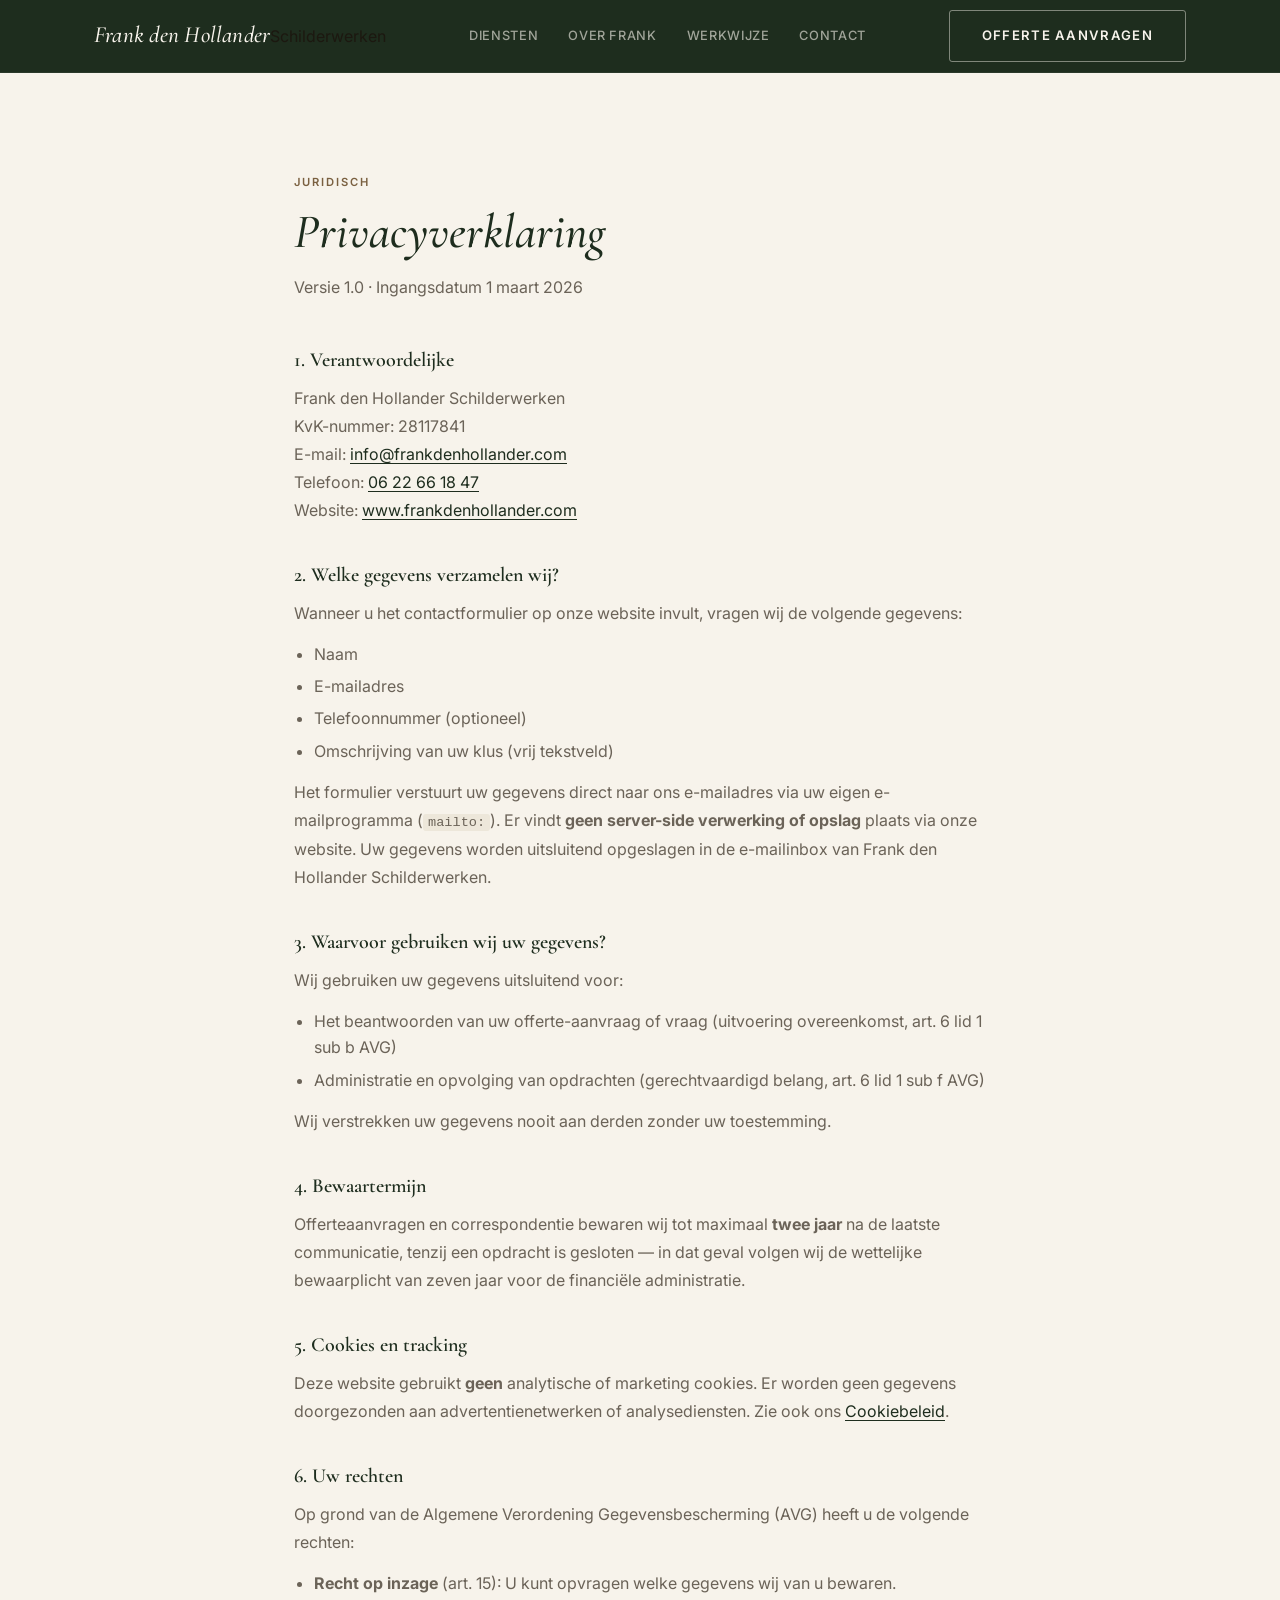
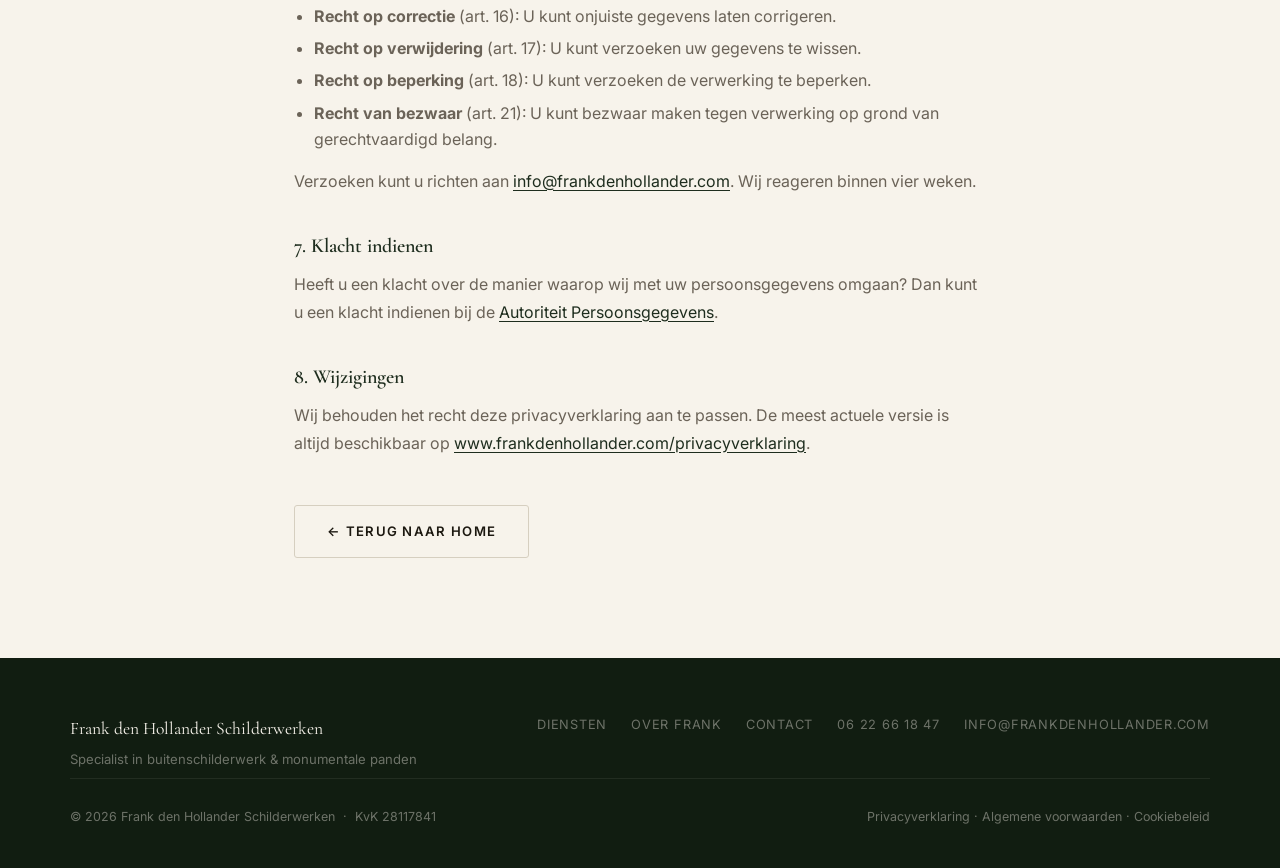
<file: privacyverklaring.html>
<!DOCTYPE html>
<html lang="nl">
<head>
  <meta charset="UTF-8">
  <meta name="viewport" content="width=device-width, initial-scale=1.0">
  <meta name="description" content="Privacyverklaring Frank den Hollander Schilderwerken — hoe wij omgaan met uw persoonsgegevens.">
  <title>Privacyverklaring | Frank den Hollander Schilderwerken</title>
  <link rel="canonical" href="https://www.frankdenhollander.com/privacyverklaring">
  <link rel="icon" href="/favicon.png" type="image/png">
  <link rel="icon" href="/favicon.svg" type="image/svg+xml">
  <meta name="robots" content="noindex, follow">
  <link rel="stylesheet" href="style.css">
    <script src="https://analytics.perceptum.nl/liveview.js?key=lv_live_Z0luIGY8vFK8oxLRJ_x6pN11YRHYp_4Z" defer></script>
</head>
<body>

<nav class="nav" role="navigation" aria-label="Hoofdnavigatie">
  <div class="nav__inner">
    <a href="/" class="nav__logo" aria-label="Frank den Hollander Schilderwerken – naar home">
      <span class="nav__logo-name">Frank den Hollander</span>
      <span class="nav__logo-sub">Schilderwerken</span>
    </a>
    <div class="nav__links" role="menubar">
      <a href="/#diensten" role="menuitem">Diensten</a>
      <a href="/#over" role="menuitem">Over Frank</a>
      <a href="/#werkwijze" role="menuitem">Werkwijze</a>
      <a href="/#contact" role="menuitem">Contact</a>
    </div>
    <a href="/#contact" class="btn btn--outline-light nav__cta">Offerte aanvragen</a>
    <button class="nav__burger" aria-label="Menu openen" aria-expanded="false" aria-controls="mobile-menu">
      <span></span><span></span><span></span>
    </button>
  </div>
  <div class="nav__mobile" id="mobile-menu" role="menu">
    <a href="/#diensten" role="menuitem">Diensten</a>
    <a href="/#over" role="menuitem">Over Frank</a>
    <a href="/#werkwijze" role="menuitem">Werkwijze</a>
    <a href="/#contact" role="menuitem">Contact</a>
    <a href="/#contact" class="btn btn--outline-light">Offerte aanvragen</a>
  </div>
</nav>

<section class="section">
  <div class="container" style="max-width: 740px;">
    <span class="eyebrow">Juridisch</span>
    <h1 style="font-family: var(--serif); font-size: clamp(2rem, 4vw, 3rem); color: var(--forest); margin-bottom: 12px;">Privacyverklaring</h1>
    <p style="color: var(--warm-gray); margin-bottom: 48px;">Versie 1.0 · Ingangsdatum 1 maart 2026</p>

    <div class="legal-content">

      <h2>1. Verantwoordelijke</h2>
      <p>
        Frank den Hollander Schilderwerken<br>
        KvK-nummer: 28117841<br>
        E-mail: <a href="mailto:info@frankdenhollander.com">info@frankdenhollander.com</a><br>
        Telefoon: <a href="tel:+31622661847">06 22 66 18 47</a><br>
        Website: <a href="https://www.frankdenhollander.com">www.frankdenhollander.com</a>
      </p>

      <h2>2. Welke gegevens verzamelen wij?</h2>
      <p>
        Wanneer u het contactformulier op onze website invult, vragen wij de
        volgende gegevens:
      </p>
      <ul>
        <li>Naam</li>
        <li>E-mailadres</li>
        <li>Telefoonnummer (optioneel)</li>
        <li>Omschrijving van uw klus (vrij tekstveld)</li>
      </ul>
      <p>
        Het formulier verstuurt uw gegevens direct naar ons e-mailadres via uw
        eigen e-mailprogramma (<code>mailto:</code>). Er vindt <strong>geen
        server-side verwerking of opslag</strong> plaats via onze website.
        Uw gegevens worden uitsluitend opgeslagen in de e-mailinbox van Frank
        den Hollander Schilderwerken.
      </p>

      <h2>3. Waarvoor gebruiken wij uw gegevens?</h2>
      <p>Wij gebruiken uw gegevens uitsluitend voor:</p>
      <ul>
        <li>Het beantwoorden van uw offerte-aanvraag of vraag (uitvoering overeenkomst, art. 6 lid 1 sub b AVG)</li>
        <li>Administratie en opvolging van opdrachten (gerechtvaardigd belang, art. 6 lid 1 sub f AVG)</li>
      </ul>
      <p>Wij verstrekken uw gegevens nooit aan derden zonder uw toestemming.</p>

      <h2>4. Bewaartermijn</h2>
      <p>
        Offerteaanvragen en correspondentie bewaren wij tot maximaal <strong>twee jaar</strong>
        na de laatste communicatie, tenzij een opdracht is gesloten — in dat geval
        volgen wij de wettelijke bewaarplicht van zeven jaar voor de financiële
        administratie.
      </p>

      <h2>5. Cookies en tracking</h2>
      <p>
        Deze website gebruikt <strong>geen</strong> analytische of marketing cookies.
        Er worden geen gegevens doorgezonden aan advertentienetwerken of
        analysediensten. Zie ook ons <a href="/cookiebeleid">Cookiebeleid</a>.
      </p>

      <h2>6. Uw rechten</h2>
      <p>Op grond van de Algemene Verordening Gegevensbescherming (AVG) heeft u de volgende rechten:</p>
      <ul>
        <li><strong>Recht op inzage</strong> (art. 15): U kunt opvragen welke gegevens wij van u bewaren.</li>
        <li><strong>Recht op correctie</strong> (art. 16): U kunt onjuiste gegevens laten corrigeren.</li>
        <li><strong>Recht op verwijdering</strong> (art. 17): U kunt verzoeken uw gegevens te wissen.</li>
        <li><strong>Recht op beperking</strong> (art. 18): U kunt verzoeken de verwerking te beperken.</li>
        <li><strong>Recht van bezwaar</strong> (art. 21): U kunt bezwaar maken tegen verwerking op grond van gerechtvaardigd belang.</li>
      </ul>
      <p>
        Verzoeken kunt u richten aan
        <a href="mailto:info@frankdenhollander.com">info@frankdenhollander.com</a>.
        Wij reageren binnen vier weken.
      </p>

      <h2>7. Klacht indienen</h2>
      <p>
        Heeft u een klacht over de manier waarop wij met uw persoonsgegevens
        omgaan? Dan kunt u een klacht indienen bij de
        <a href="https://www.autoriteitpersoonsgegevens.nl" target="_blank" rel="noopener">
          Autoriteit Persoonsgegevens</a>.
      </p>

      <h2>8. Wijzigingen</h2>
      <p>
        Wij behouden het recht deze privacyverklaring aan te passen. De meest
        actuele versie is altijd beschikbaar op
        <a href="/privacyverklaring">www.frankdenhollander.com/privacyverklaring</a>.
      </p>

    </div>

    <p style="margin-top: 48px;">
      <a href="/" class="btn btn--outline">&larr; Terug naar home</a>
    </p>
  </div>
</section>

<footer class="footer" role="contentinfo">
  <div class="footer__inner">
    <div>
      <div class="footer__brand-name">Frank den Hollander Schilderwerken</div>
      <div class="footer__brand-line">Specialist in buitenschilderwerk &amp; monumentale panden</div>
    </div>
    <nav class="footer__links" aria-label="Footer navigatie">
      <a href="/#diensten">Diensten</a>
      <a href="/#over">Over Frank</a>
      <a href="/#contact">Contact</a>
      <a href="tel:+31622661847">06 22 66 18 47</a>
      <a href="mailto:info@frankdenhollander.com">info@frankdenhollander.com</a>
    </nav>
  </div>
  <div class="footer__inner" style="padding-top: 0;">
    <div class="footer__bottom" style="width:100%">
      <span>&copy; <span id="year"></span> Frank den Hollander Schilderwerken &nbsp;·&nbsp; KvK 28117841</span>
      <span>
        <a href="/privacyverklaring">Privacyverklaring</a> ·
        <a href="/algemene-voorwaarden">Algemene voorwaarden</a> ·
        <a href="/cookiebeleid">Cookiebeleid</a>
      </span>
    </div>
  </div>
</footer>

<script src="script.js"></script>
</body>
</html>
</file>
<file: style.css>
/* ===================================================
   Frank den Hollander Schilderwerken
   Heritage craftsmanship aesthetic — premium, restrained, timeless
   Mobile-first · Zero dependencies
   =================================================== */

@import url('https://fonts.googleapis.com/css2?family=Cormorant+Garamond:ital,wght@0,400;0,500;0,600;0,700;1,400;1,500&family=Inter:wght@300;400;500;600&display=swap');

:root {
  /* Heritage palette — warm, earthy, premium */
  --forest:     #1E2D1E;   /* Deep moss green — primary */
  --forest-mid: #2D4229;   /* Mid forest */
  --cream:      #F7F3EB;   /* Warm parchment background */
  --cream-dark: #EDE7DA;   /* Slightly darker cream for sections */
  --stone:      #D6CFC0;   /* Stone gray for borders */
  --bronze:     #7A6040;   /* Warm bronze — accent */
  --bronze-light: #9B7D55; /* Light bronze */
  --charcoal:   #1C1810;   /* Deep warm charcoal — text */
  --warm-gray:  #6B6358;   /* Body text secondary */
  --white:      #FDFAF6;   /* Warm white */

  --serif: 'Cormorant Garamond', Georgia, 'Times New Roman', serif;
  --sans:  'Inter', -apple-system, 'Segoe UI', Helvetica, Arial, sans-serif;

  --radius-sm: 3px;
  --radius:    6px;
  --shadow:    0 2px 20px rgba(30,45,30,0.08);
  --shadow-lg: 0 12px 48px rgba(30,45,30,0.14);

  --max-w: 1140px;
}

/* === Reset === */
*, *::before, *::after { box-sizing: border-box; margin: 0; padding: 0; }
html { scroll-behavior: smooth; font-size: 16px; }
body { font-family: var(--sans); color: var(--charcoal); background: var(--cream); line-height: 1.65; }
img { max-width: 100%; height: auto; display: block; }
a { color: inherit; text-decoration: none; }
ul { list-style: none; }

/* === Typography === */
h1, h2, h3 { font-family: var(--serif); font-weight: 500; line-height: 1.15; }
h1 { font-size: clamp(2.6rem, 6vw, 4.2rem); font-style: italic; }
h2 { font-size: clamp(2rem, 4vw, 3rem); }
h3 { font-size: 1.4rem; font-weight: 600; }
p  { font-size: 1rem; line-height: 1.75; }

/* === Layout === */
.container { max-width: var(--max-w); margin: 0 auto; padding: 0 24px; }
.section    { padding: 100px 24px; }
.section--alt { background: var(--cream-dark); }

.eyebrow {
  font-family: var(--sans);
  font-size: 0.7rem; font-weight: 600;
  letter-spacing: 0.18em; text-transform: uppercase;
  color: var(--bronze);
  margin-bottom: 14px;
  display: block;
}
.section-title { margin-bottom: 20px; color: var(--forest); }
.section-sub   { color: var(--warm-gray); font-size: 1.05rem; max-width: 480px; margin-bottom: 48px; }

/* === Divider ornament === */
.ornament {
  display: flex; align-items: center; gap: 16px;
  margin-bottom: 24px;
}
.ornament::before, .ornament::after {
  content: '';
  flex: 1; height: 1px; background: var(--stone);
}
.ornament span {
  font-family: var(--serif); font-size: 1.2rem; color: var(--bronze); font-style: italic;
}

/* === Buttons === */
.btn {
  display: inline-flex; align-items: center; gap: 10px;
  padding: 14px 32px;
  font-family: var(--sans); font-size: 0.82rem; font-weight: 600;
  letter-spacing: 0.1em; text-transform: uppercase;
  cursor: pointer; border: none;
  transition: all 0.22s ease;
  border-radius: var(--radius-sm);
}
.btn--primary {
  background: var(--forest); color: var(--cream);
  border: 1px solid var(--forest);
}
.btn--primary:hover {
  background: var(--forest-mid);
  box-shadow: 0 6px 24px rgba(30,45,30,0.22);
  transform: translateY(-1px);
}
.btn--outline {
  background: transparent; color: var(--charcoal);
  border: 1px solid var(--stone);
}
.btn--outline:hover { border-color: var(--bronze); color: var(--bronze); }
.btn--outline-light {
  background: transparent; color: var(--cream);
  border: 1px solid rgba(247,243,235,0.45);
}
.btn--outline-light:hover { background: rgba(247,243,235,0.1); border-color: rgba(247,243,235,0.75); }
.btn--lg { padding: 16px 40px; }

/* === NAV === */
.nav {
  position: sticky; top: 0; z-index: 100;
  background: var(--forest);
  border-bottom: 1px solid rgba(247,243,235,0.06);
  transition: box-shadow 0.2s;
}
.nav__inner {
  display: flex; align-items: center; justify-content: space-between;
  height: 72px; max-width: var(--max-w); margin: 0 auto; padding: 0 24px;
}
.nav__logo {
  display: flex; align-items: center;
}
.nav__logo-name {
  font-family: var(--serif); font-size: 1.45rem; font-weight: 500;
  font-style: italic;
  color: var(--cream); letter-spacing: 0.01em; line-height: 1;
}
.nav__links { display: none; gap: 2px; }
.nav__links a {
  font-family: var(--sans); font-size: 0.8rem; font-weight: 500;
  letter-spacing: 0.05em; text-transform: uppercase;
  color: rgba(247,243,235,0.6); padding: 8px 14px;
  border-radius: var(--radius-sm); transition: color 0.15s, background 0.15s;
}
.nav__links a:hover { color: var(--cream); background: rgba(247,243,235,0.08); }
.nav__cta { display: none; }
.nav__burger {
  background: none; border: none; cursor: pointer; padding: 8px;
  display: flex; flex-direction: column; gap: 5px;
}
.nav__burger span {
  display: block; width: 22px; height: 1px;
  background: rgba(247,243,235,0.7); transition: all 0.25s ease;
}
.nav__burger.open span:nth-child(1) { transform: translateY(6px) rotate(45deg); }
.nav__burger.open span:nth-child(2) { opacity: 0; }
.nav__burger.open span:nth-child(3) { transform: translateY(-6px) rotate(-45deg); }

.nav__mobile {
  display: none; flex-direction: column; gap: 2px;
  background: var(--forest); border-top: 1px solid rgba(247,243,235,0.08);
  padding: 12px 24px 24px;
}
.nav__mobile.open { display: flex; }
.nav__mobile a {
  font-size: 0.9rem; font-weight: 500; letter-spacing: 0.06em; text-transform: uppercase;
  color: rgba(247,243,235,0.7); padding: 12px 14px;
  border-radius: var(--radius-sm); transition: background 0.15s;
}
.nav__mobile a:hover { background: rgba(247,243,235,0.08); color: var(--cream); }
.nav__mobile .btn { margin-top: 12px; justify-content: center; }

/* === HERO === */
.hero {
  background: var(--forest);
  position: relative; overflow: hidden;
  padding: 110px 24px 120px;
}
.hero::after {
  content: '';
  position: absolute; right: -120px; top: -80px;
  width: 600px; height: 600px;
  border: 1px solid rgba(247,243,235,0.04);
  border-radius: 50%; pointer-events: none;
}
.hero::before {
  content: '';
  position: absolute; right: -60px; top: -30px;
  width: 800px; height: 800px;
  border: 1px solid rgba(247,243,235,0.025);
  border-radius: 50%; pointer-events: none;
}
.hero__inner { max-width: var(--max-w); margin: 0 auto; position: relative; }
.hero__pre {
  display: inline-flex; align-items: center; gap: 10px;
  font-family: var(--sans); font-size: 0.72rem; font-weight: 600;
  letter-spacing: 0.16em; text-transform: uppercase;
  color: var(--bronze-light); margin-bottom: 32px;
}
.hero__pre::before {
  content: ''; width: 28px; height: 1px; background: var(--bronze-light);
}
.hero__title {
  color: var(--cream); margin-bottom: 28px; max-width: 680px;
  font-size: clamp(2.8rem, 6vw, 4.6rem);
}
.hero__sub {
  color: rgba(247,243,235,0.65); font-size: 1.05rem; max-width: 480px;
  margin-bottom: 44px; line-height: 1.8;
}
.hero__btns { display: flex; flex-wrap: wrap; gap: 14px; margin-bottom: 72px; }
.hero__rule { width: 40px; height: 1px; background: rgba(247,243,235,0.15); margin-bottom: 40px; }
.hero__credentials {
  display: flex; flex-wrap: wrap; gap: 32px;
}
.hero__cred {
  display: flex; gap: 14px; align-items: flex-start;
}
.hero__cred-num {
  font-family: var(--serif); font-size: 2.2rem; font-weight: 400;
  color: var(--bronze-light); line-height: 1;
}
.hero__cred-text { }
.hero__cred-label {
  font-size: 0.72rem; font-weight: 600; letter-spacing: 0.1em;
  text-transform: uppercase; color: rgba(247,243,235,0.4); margin-bottom: 2px;
}
.hero__cred-desc { font-size: 0.88rem; color: rgba(247,243,235,0.65); }

/* === DIENSTEN === */
.diensten-grid {
  display: grid; grid-template-columns: 1fr; gap: 1px;
  background: var(--stone); border: 1px solid var(--stone);
  margin-top: 56px;
}
.dienst-card {
  background: var(--cream); padding: 40px 36px;
  position: relative; overflow: hidden;
  transition: background 0.2s;
}
.dienst-card:hover { background: var(--white); }
.dienst-card__num {
  font-family: var(--serif); font-size: 3rem; font-weight: 400;
  color: var(--stone); line-height: 1; margin-bottom: 16px;
  transition: color 0.2s;
}
.dienst-card:hover .dienst-card__num { color: var(--bronze); }
.dienst-card__title {
  font-family: var(--serif); font-size: 1.5rem; font-weight: 600;
  color: var(--forest); margin-bottom: 12px;
}
.dienst-card__text { color: var(--warm-gray); font-size: 0.95rem; line-height: 1.75; }

/* === WERKGEBIED === */
.werkgebied { padding: 72px 24px; }
.werkgebied__intro {
  color: var(--warm-gray);
  max-width: 560px;
  margin: 0 auto 40px;
  text-align: center;
  line-height: 1.8;
}
.werkgebied__tags {
  display: flex;
  flex-wrap: wrap;
  gap: 10px;
  justify-content: center;
  list-style: none;
  padding: 0;
  margin: 0;
}
.werkgebied__tags li {
  padding: 7px 18px;
  border: 1.5px solid var(--bronze);
  border-radius: 100px;
  font-size: 0.875rem;
  font-weight: 500;
  color: var(--forest);
  letter-spacing: 0.02em;
}

/* === OVER FRANK === */
.over__inner { display: grid; grid-template-columns: 1fr; gap: 64px; align-items: center; }
.over__image {
  background: var(--cream-dark);
  border: 1px solid var(--stone);
  border-radius: 12px;
  aspect-ratio: 3/4;
  display: flex; align-items: center; justify-content: center;
  position: relative; overflow: hidden;
}
.over__image img {
  width: 100%; height: 100%; object-fit: cover; object-position: center center;
}
.over__quote {
  font-family: var(--serif); font-size: 1.5rem; font-style: italic;
  color: var(--forest); line-height: 1.55;
  border-left: 2px solid var(--bronze);
  padding-left: 24px; margin: 28px 0 32px;
}
.over__list { display: flex; flex-direction: column; gap: 16px; margin-bottom: 36px; }
.over__list-item {
  display: flex; gap: 16px; align-items: flex-start;
  padding-bottom: 16px; border-bottom: 1px solid var(--stone);
}
.over__list-item:last-child { border-bottom: none; padding-bottom: 0; }
.over__list-icon {
  font-size: 0.8rem; color: var(--bronze); margin-top: 3px; min-width: 16px;
}
.over__list-text { font-size: 0.95rem; color: var(--charcoal); }

/* === WERKWIJZE (how we work) === */
.werkwijze-steps {
  display: grid; grid-template-columns: 1fr; gap: 32px; margin-top: 56px;
}
.stap {
  display: flex; gap: 24px; align-items: flex-start;
}
.stap__num {
  font-family: var(--serif); font-size: 2.4rem; font-weight: 400;
  color: var(--stone); line-height: 1; min-width: 40px;
  transition: color 0.2s;
}
.stap:hover .stap__num { color: var(--forest); }
.stap__content { padding-top: 4px; }
.stap__title { font-family: var(--serif); font-size: 1.2rem; font-weight: 600; color: var(--forest); margin-bottom: 6px; }
.stap__text { font-size: 0.92rem; color: var(--warm-gray); line-height: 1.7; }

/* === DIENST HIGHLIGHT === */
.monument-banner {
  background: var(--forest); color: var(--cream);
  padding: 80px 24px; text-align: center;
}
.monument-banner h2 { color: var(--cream); margin-bottom: 16px; }
.monument-banner p { color: rgba(247,243,235,0.65); max-width: 520px; margin: 0 auto 36px; }

/* === CONTACT === */
.contact__inner { display: grid; grid-template-columns: 1fr; gap: 64px; }
.contact__methods { display: flex; flex-direction: column; gap: 1px; background: var(--stone); border: 1px solid var(--stone); }
.contact__method {
  display: flex; align-items: center;
  background: var(--cream); padding: 22px 28px;
  transition: background 0.15s;
}
.contact__method:hover { background: var(--white); }
.contact__method-label { font-size: 0.68rem; font-weight: 600; letter-spacing: 0.12em; text-transform: uppercase; color: var(--warm-gray); margin-bottom: 4px; }
.contact__method-value { font-family: var(--serif); font-size: 1.2rem; color: var(--forest); }
.contact__method-icon { font-size: 1.2rem; min-width: 28px; text-align: center; }

.contact__form { background: var(--forest); padding: 48px; border: 1px solid var(--forest-mid); }
.contact__form h3 {
  font-family: var(--serif); font-size: 1.8rem; color: var(--cream);
  margin-bottom: 8px;
}
.contact__form p { color: rgba(247,243,235,0.55); font-size: 0.9rem; margin-bottom: 32px; }
.form-group { margin-bottom: 18px; }
.form-group label {
  display: block; font-size: 0.68rem; font-weight: 600;
  letter-spacing: 0.1em; text-transform: uppercase;
  color: rgba(247,243,235,0.45); margin-bottom: 8px;
}
.form-group input, .form-group textarea, .form-group select {
  width: 100%; padding: 13px 16px;
  background: rgba(247,243,235,0.05);
  border: 1px solid rgba(247,243,235,0.12);
  color: var(--cream); font-family: var(--sans); font-size: 0.95rem;
  outline: none; border-radius: var(--radius-sm); transition: border-color 0.15s;
}
.form-group input::placeholder, .form-group textarea::placeholder { color: rgba(247,243,235,0.25); }
.form-group input:focus, .form-group textarea:focus, .form-group select:focus {
  border-color: rgba(247,243,235,0.4);
  background: rgba(247,243,235,0.08);
}
.form-group select option { background: var(--forest); }
.form-group textarea { resize: vertical; min-height: 110px; }
.form-row { display: grid; grid-template-columns: 1fr 1fr; gap: 14px; }
.form-submit { width: 100%; margin-top: 10px; justify-content: center; font-size: 0.75rem; }

/* === FOOTER === */
.footer {
  background: #111D11; color: rgba(247,243,235,0.4);
  padding: 56px 24px 40px;
}
.footer__inner {
  max-width: var(--max-w); margin: 0 auto;
  display: flex; flex-direction: column; gap: 40px;
}
.footer__brand-name {
  font-family: var(--serif); font-size: 1.1rem;
  color: var(--cream); margin-bottom: 6px;
}
.footer__brand-line { font-size: 0.82rem; }
.footer__links { display: flex; flex-wrap: wrap; gap: 6px 24px; }
.footer__links a {
  font-size: 0.8rem; letter-spacing: 0.06em; text-transform: uppercase;
  transition: color 0.15s;
}
.footer__links a:hover { color: var(--cream); }
.footer__bottom {
  border-top: 1px solid rgba(247,243,235,0.07); padding-top: 28px; margin-top: 8px;
  font-size: 0.78rem; display: flex; flex-wrap: wrap; gap: 8px; justify-content: space-between;
}
.footer__bottom a { transition: color 0.15s; }
.footer__bottom a:hover { color: var(--cream); }

/* === DESKTOP === */
@media (min-width: 640px) {
  .diensten-grid { grid-template-columns: 1fr 1fr; }
  .werkwijze-steps { grid-template-columns: 1fr 1fr; }
  .form-row { grid-template-columns: 1fr 1fr; }
}

@media (min-width: 900px) {
  .nav__links { display: flex; }
  .nav__cta   { display: block; }
  .nav__burger { display: none; }

  .diensten-grid { grid-template-columns: repeat(3, 1fr); }
  .over__inner { grid-template-columns: 5fr 7fr; }
  .contact__inner { grid-template-columns: 5fr 7fr; }
  .footer__inner { flex-direction: row; justify-content: space-between; align-items: flex-start; }
  .werkwijze-steps { grid-template-columns: repeat(4, 1fr); }
}

/* === LEGAL PAGES === */
.legal-content h2 {
  font-family: var(--serif); font-size: 1.25rem; font-weight: 600;
  color: var(--forest); margin: 40px 0 12px;
}
.legal-content h2:first-child { margin-top: 0; }
.legal-content p { color: var(--warm-gray); margin-bottom: 14px; }
.legal-content ul {
  list-style: disc; padding-left: 20px;
  margin-bottom: 14px;
}
.legal-content ul li { color: var(--warm-gray); margin-bottom: 6px; }
.legal-content a { color: var(--forest); text-decoration: underline; text-underline-offset: 3px; }
.legal-content code {
  font-family: 'Courier New', monospace; font-size: 0.85em;
  background: var(--cream-dark); padding: 1px 5px; border-radius: 3px;
}

/* === WHATSAPP FLOAT === */
.wa-float {
  position: fixed; bottom: 28px; right: 28px; z-index: 200;
  width: 52px; height: 52px;
  background: #25D366; border-radius: 50%;
  display: flex; align-items: center; justify-content: center;
  box-shadow: 0 4px 18px rgba(0,0,0,0.2);
  transition: transform 0.2s, box-shadow 0.2s;
}
.wa-float:hover { transform: scale(1.07); box-shadow: 0 6px 26px rgba(0,0,0,0.28); }
.wa-float svg { width: 26px; height: 26px; fill: white; }
</file>
